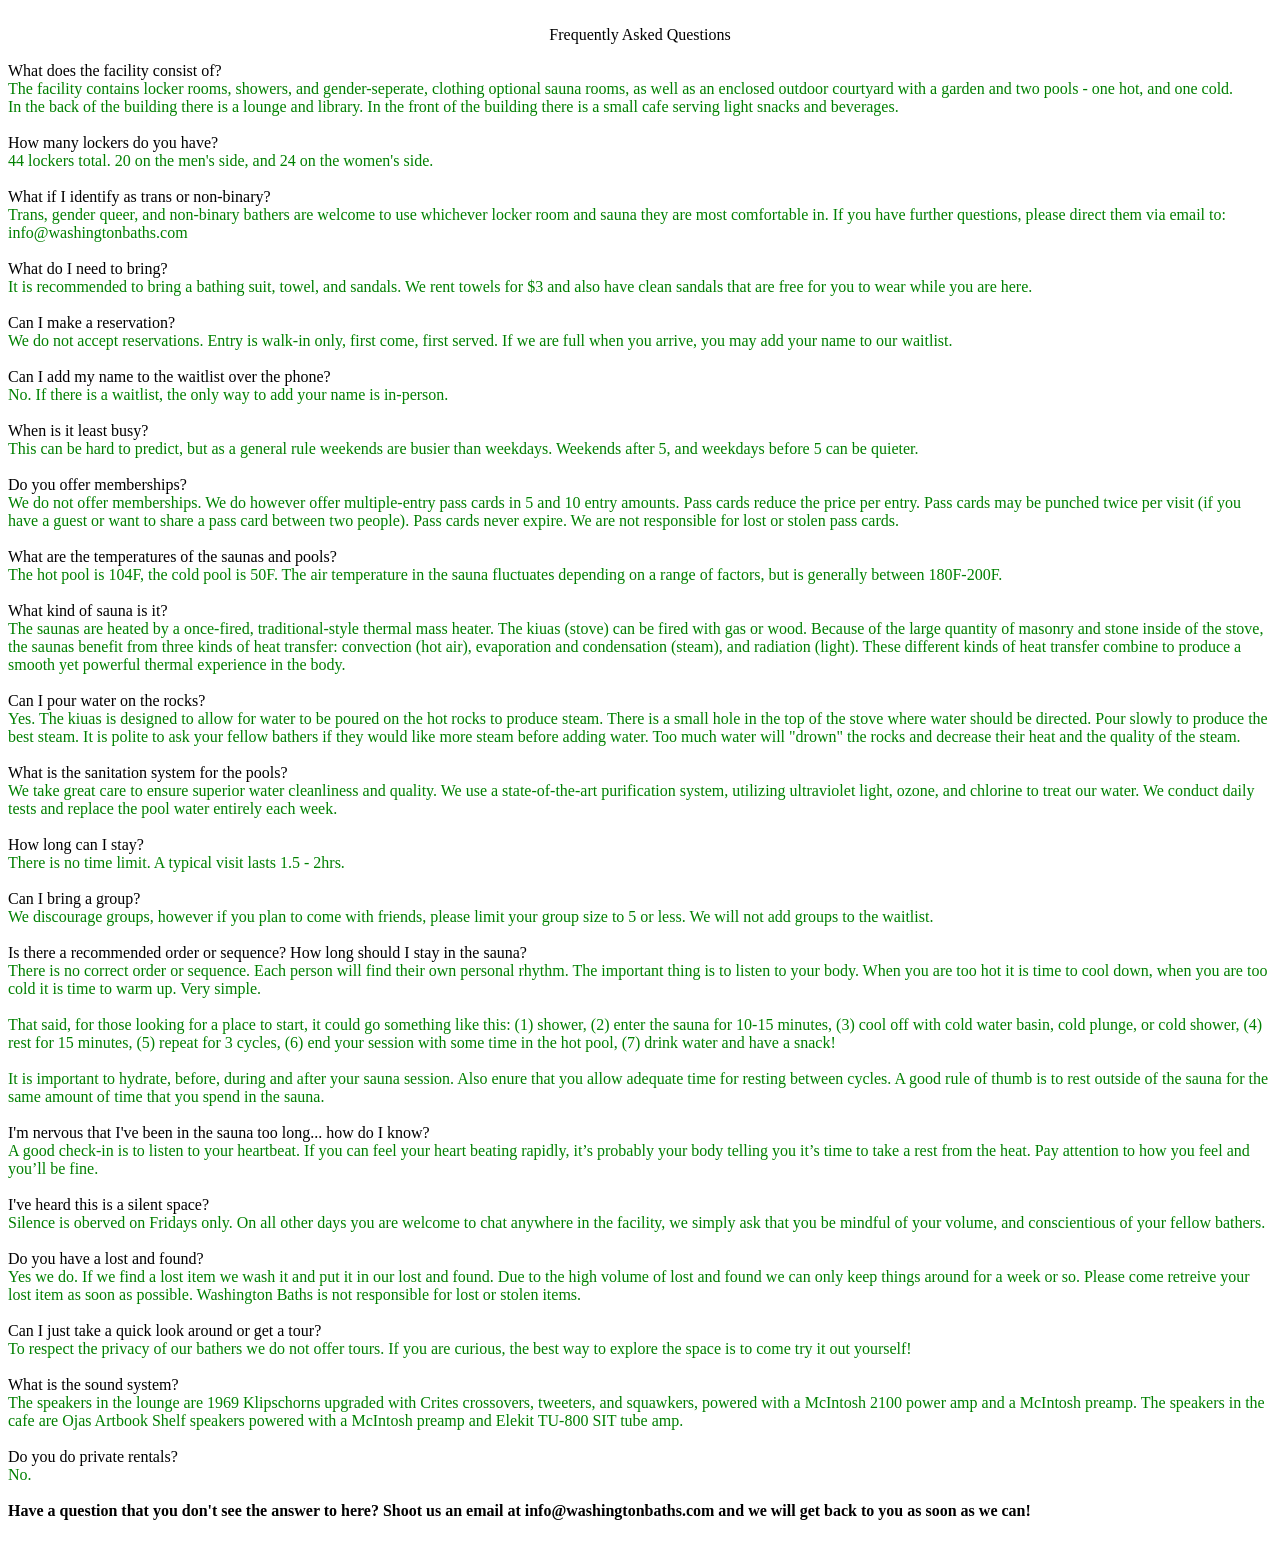
<file: faq.html>
<!DOCTYPE html>

<font color="">

<html>

<head>

<title>FAQ</title>

<link href="app.css" rel="stylesheet" />
</head>

<body><center>

<br>

  Frequently Asked Questions<br><br></center>



What does the facility consist of?<br>
<font color="green"> The facility contains locker rooms, showers, and gender-seperate, clothing optional sauna rooms, as well as an enclosed outdoor courtyard with a garden and two pools - one hot, and one cold. <br>
In the back of the building there is a lounge and library. In the front of the building there is a small cafe serving light snacks and beverages.</font color="green"><br><br>


How many lockers do you have?<br>
<font color="green"> 44 lockers total. 20 on the men's side, and 24 on the women's side.</font color="green"><br><br>

What if I identify as trans or non-binary?<br>
<font color="green">Trans, gender queer, and non-binary bathers are welcome to use whichever locker room and sauna they are most comfortable in. If you have further questions, please direct them via email to: info@washingtonbaths.com
</font color="green"><br><br>

What do I need to bring?<br>
<font color="green"> It is recommended to bring a bathing suit, towel, and sandals. We rent towels for $3 and also have clean sandals that are free for you to wear while you are here. </font color="green"><br><br>

Can I make a reservation?<br>
<font color="green"> We do not accept reservations. Entry is walk-in only, first come, first served. If we are full when you arrive, you may add your name to our waitlist.</font color="green"><br><br>

Can I add my name to the waitlist over the phone?<br>
<font color="green">No. If there is a waitlist, the only way to add your name is in-person.</font color="green"><br><br>

When is it least busy?<br>
<font color="green">This can be hard to predict, but as a general rule weekends are busier than weekdays. Weekends after 5, and weekdays before 5 can be quieter.</font color="green"><br><br>

Do you offer memberships?<br>
<font color="green"> We do not offer memberships. We do however offer multiple-entry pass cards in 5 and 10 entry amounts. Pass cards reduce the price per entry. Pass cards may be punched twice per visit (if you have a guest or want to share a pass card between two people). Pass cards never expire. We are not responsible for lost or stolen pass cards.</font color="green"><br><br>

What are the temperatures of the saunas and pools?<br>
<font color="green"> The hot pool is 104F, the cold pool is 50F. The air temperature in the sauna fluctuates depending on a range of factors, but is generally between 180F-200F. </font color="green"><br><br>

What kind of sauna is it?<br>
<font color="green"> The saunas are heated by a once-fired, traditional-style thermal mass heater. The kiuas (stove) can be fired with gas or wood. Because of the large quantity of masonry and stone inside of the stove, the saunas benefit from three kinds of heat transfer: convection (hot air), evaporation and condensation (steam), and radiation (light). These different kinds of heat transfer combine to produce a smooth yet powerful thermal experience in the body. </font color="green"><br><br>

Can I pour water on the rocks?<br>
<font color="green"> Yes. The kiuas is designed to allow for water to be poured on the hot rocks to produce steam. There is a small hole in the top of the stove where water should be directed. Pour slowly to produce the best steam. It is polite to ask your fellow bathers if they would like more steam before adding water. Too much water will "drown" the rocks and decrease their heat and the quality of the steam. </font color="green"><br><br>

What is the sanitation system for the pools?<br>
<font color="green">We take great care to ensure superior water cleanliness and quality. We use a state-of-the-art purification system, utilizing ultraviolet light, ozone, and chlorine to treat our water. We conduct daily tests and replace the pool water entirely each week. </font color="green"><br><br>

How long can I stay?<br>
<font color="green">There is no time limit. A typical visit lasts 1.5 - 2hrs.</font color="green"><br><br>

Can I bring a group?<br>
<font color="green">We discourage groups, however if you plan to come with friends, please limit your group size to 5 or less. We will not add groups to the waitlist.</font color="green"><br><br>

Is there a recommended order or sequence? How long should I stay in the sauna?<br>
<font color="green">There is no correct order or sequence. Each person will find their own personal rhythm. The important thing is to listen to your body. When you are too hot it is time to cool down, when you are too cold it is time to warm up. Very simple. <br><br>That said, for those looking for a place to start, it could go something like this: (1) shower, (2) enter the sauna for 10-15 minutes, (3) cool off with cold water basin, cold plunge, or cold shower, (4) rest for 15 minutes, (5) repeat for 3 cycles, (6) end your session with some time in the hot pool, (7) drink water and have a snack! <br><br>It is important to hydrate, before, during and after your sauna session. Also enure that you allow adequate time for resting between cycles. A good rule of thumb is to rest outside of the sauna for the same amount of time that you spend in the sauna.</font color="green"><br><br>

I'm nervous that I've been in the sauna too long... how do I know?<br>
<font color="green">A good check-in is to listen to your heartbeat. If you can feel your heart beating rapidly, it’s probably your body telling you it’s time to take a rest from the heat. Pay attention to how you feel and you’ll be fine.</font color="green"><br><br>

I've heard this is a silent space?<br>
<font color="green">Silence is oberved on Fridays only. On all other days you are welcome to chat anywhere in the facility, we simply ask that you be mindful of your volume, and conscientious of your fellow bathers. </font color="green"><br><br>

Do you have a lost and found?<br>
<font color="green">Yes we do. If we find a lost item we wash it and put it in our lost and found. Due to the high volume of lost and found we can only keep things around for a week or so. Please come retreive your lost item as soon as possible. Washington Baths is not responsible for lost or stolen items. </font color="green"><br><br>

Can I just take a quick look around or get a tour?<br>
<font color="green">To respect the privacy of our bathers we do not offer tours. If you are curious, the best way to explore the space is to come try it out yourself!</font color="green"><br><br>

What is the sound system?<br>
<font color="green">The speakers in the lounge are 1969 Klipschorns upgraded with Crites crossovers, tweeters, and squawkers, powered with a McIntosh 2100 power amp and a McIntosh preamp. The speakers in the cafe are Ojas Artbook Shelf speakers powered with a McIntosh preamp and Elekit TU-800 SIT tube amp. </font color="green"><br><br>

Do you do private rentals?<br>
<font color="green">No. </font color="green"><br><br>

<b>Have a question that you don't see the answer to here? Shoot us an email at info@washingtonbaths.com and we will get back to you as soon as we can!</b><br><br>
</file>
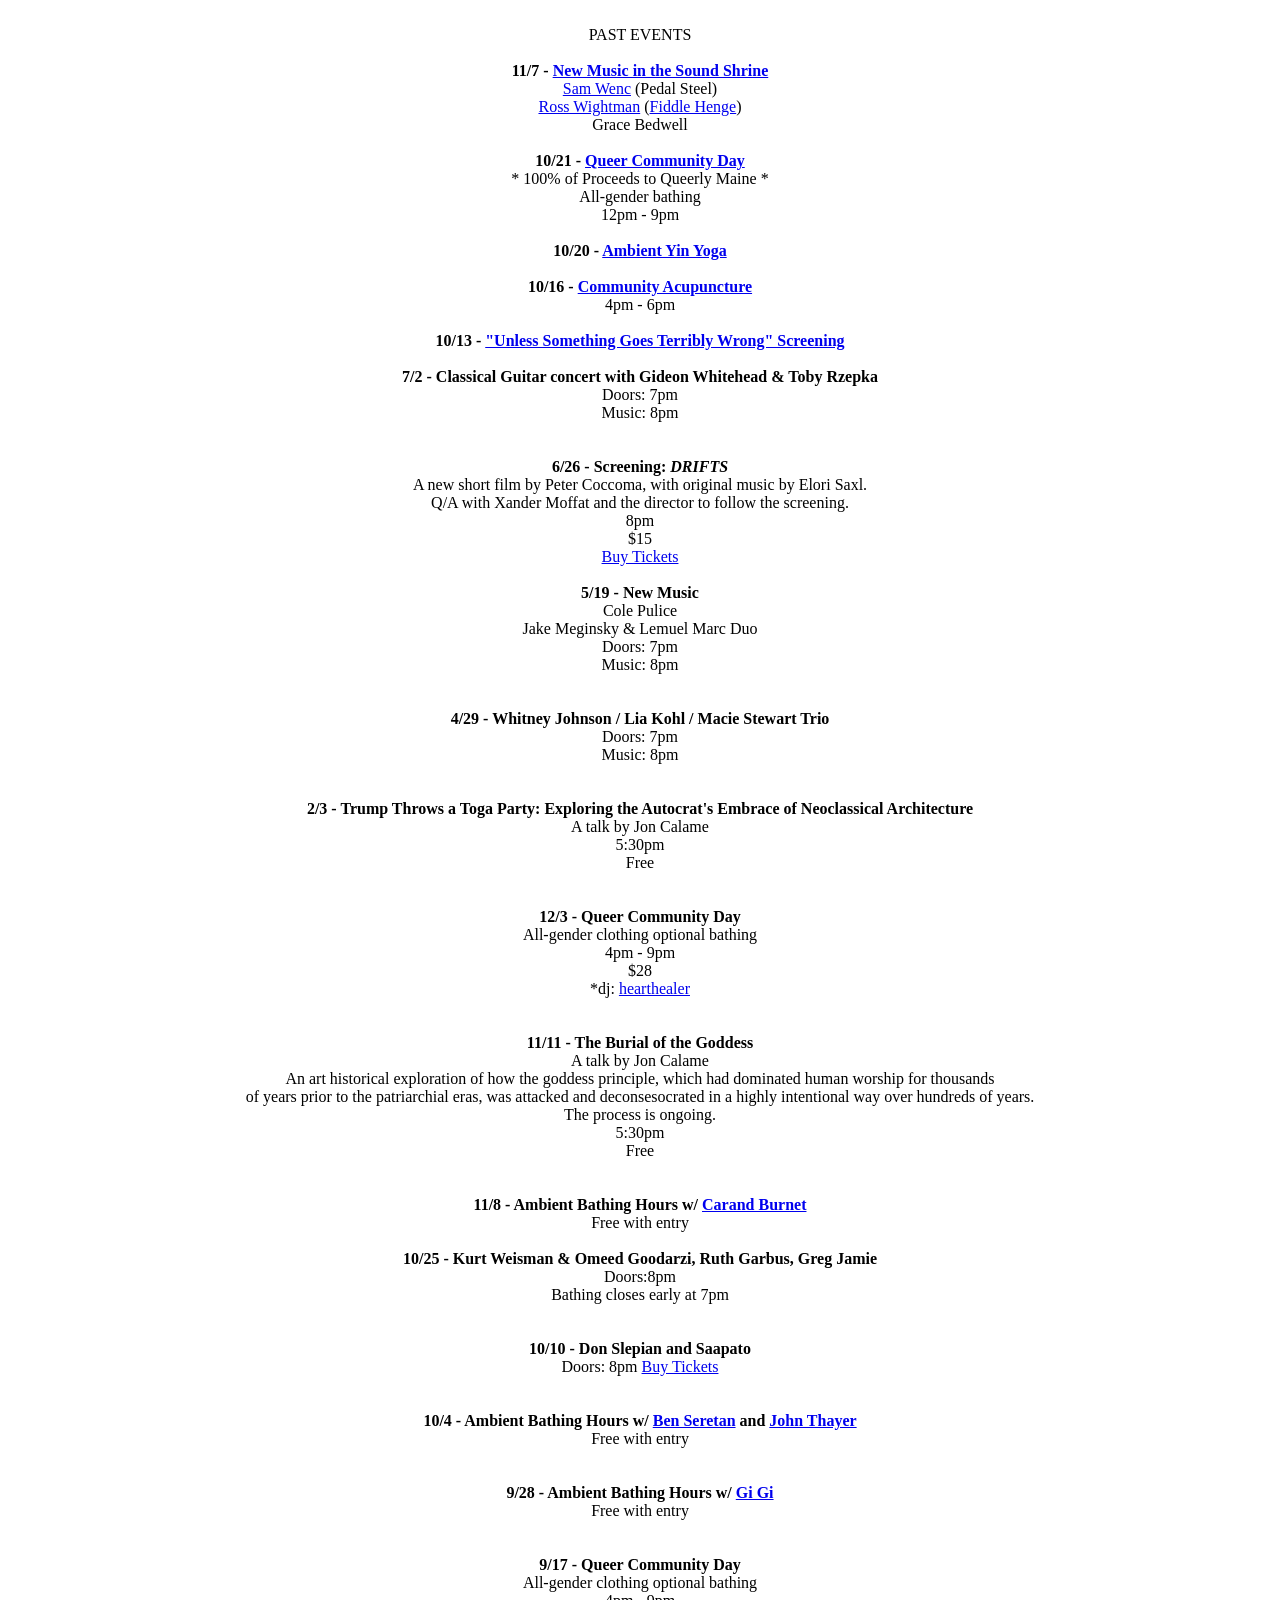
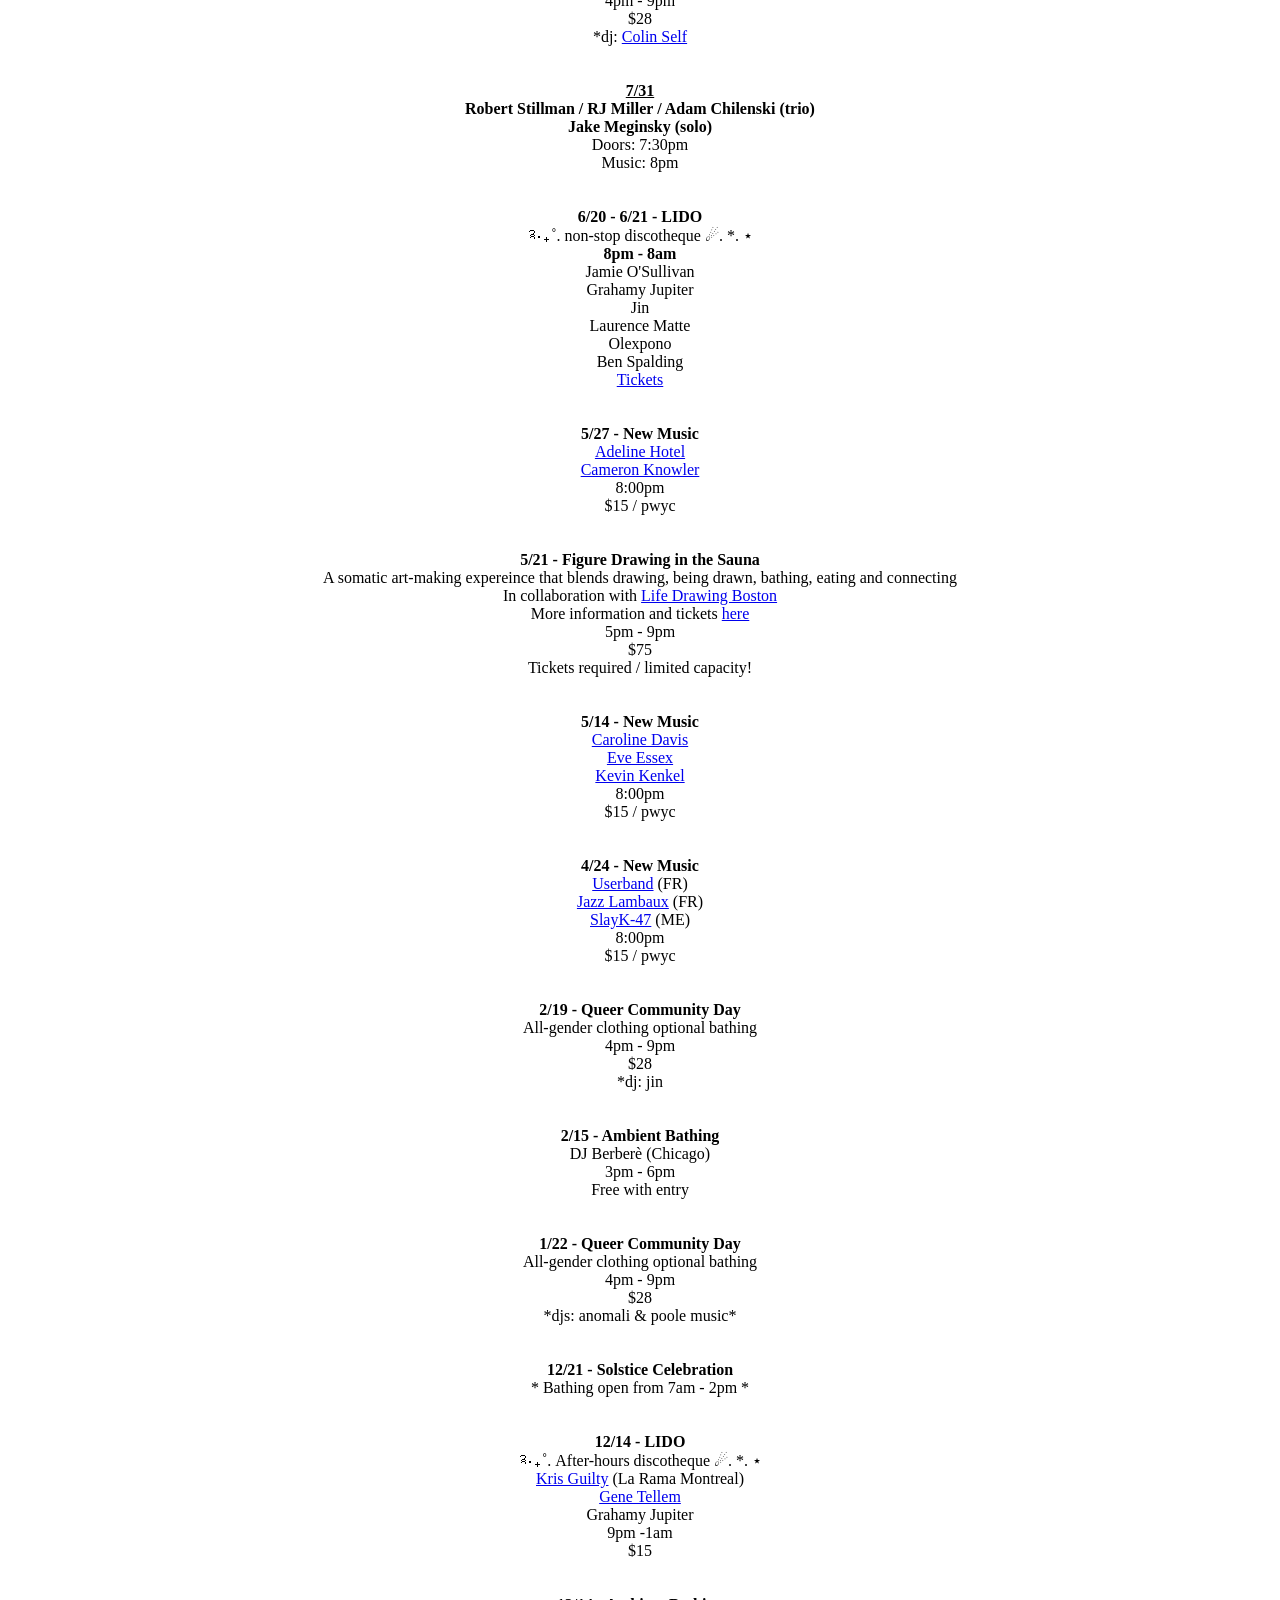
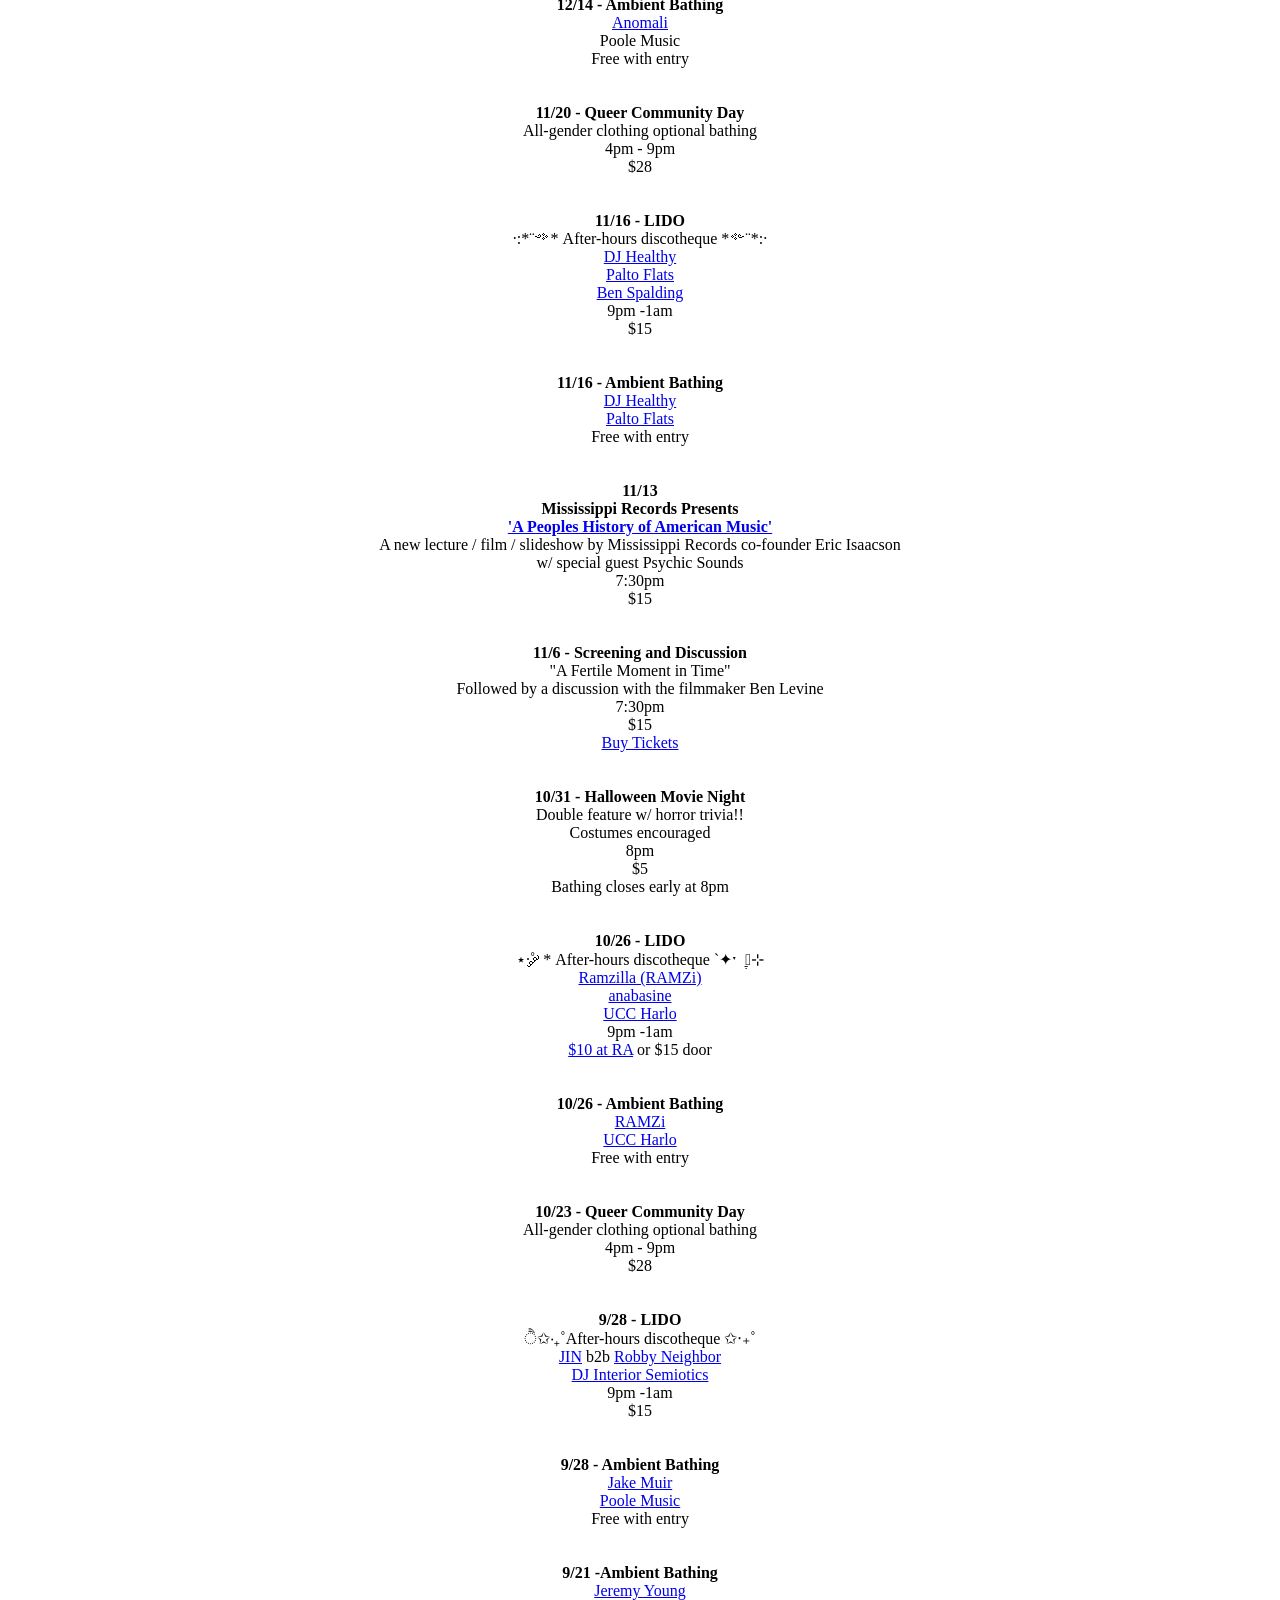
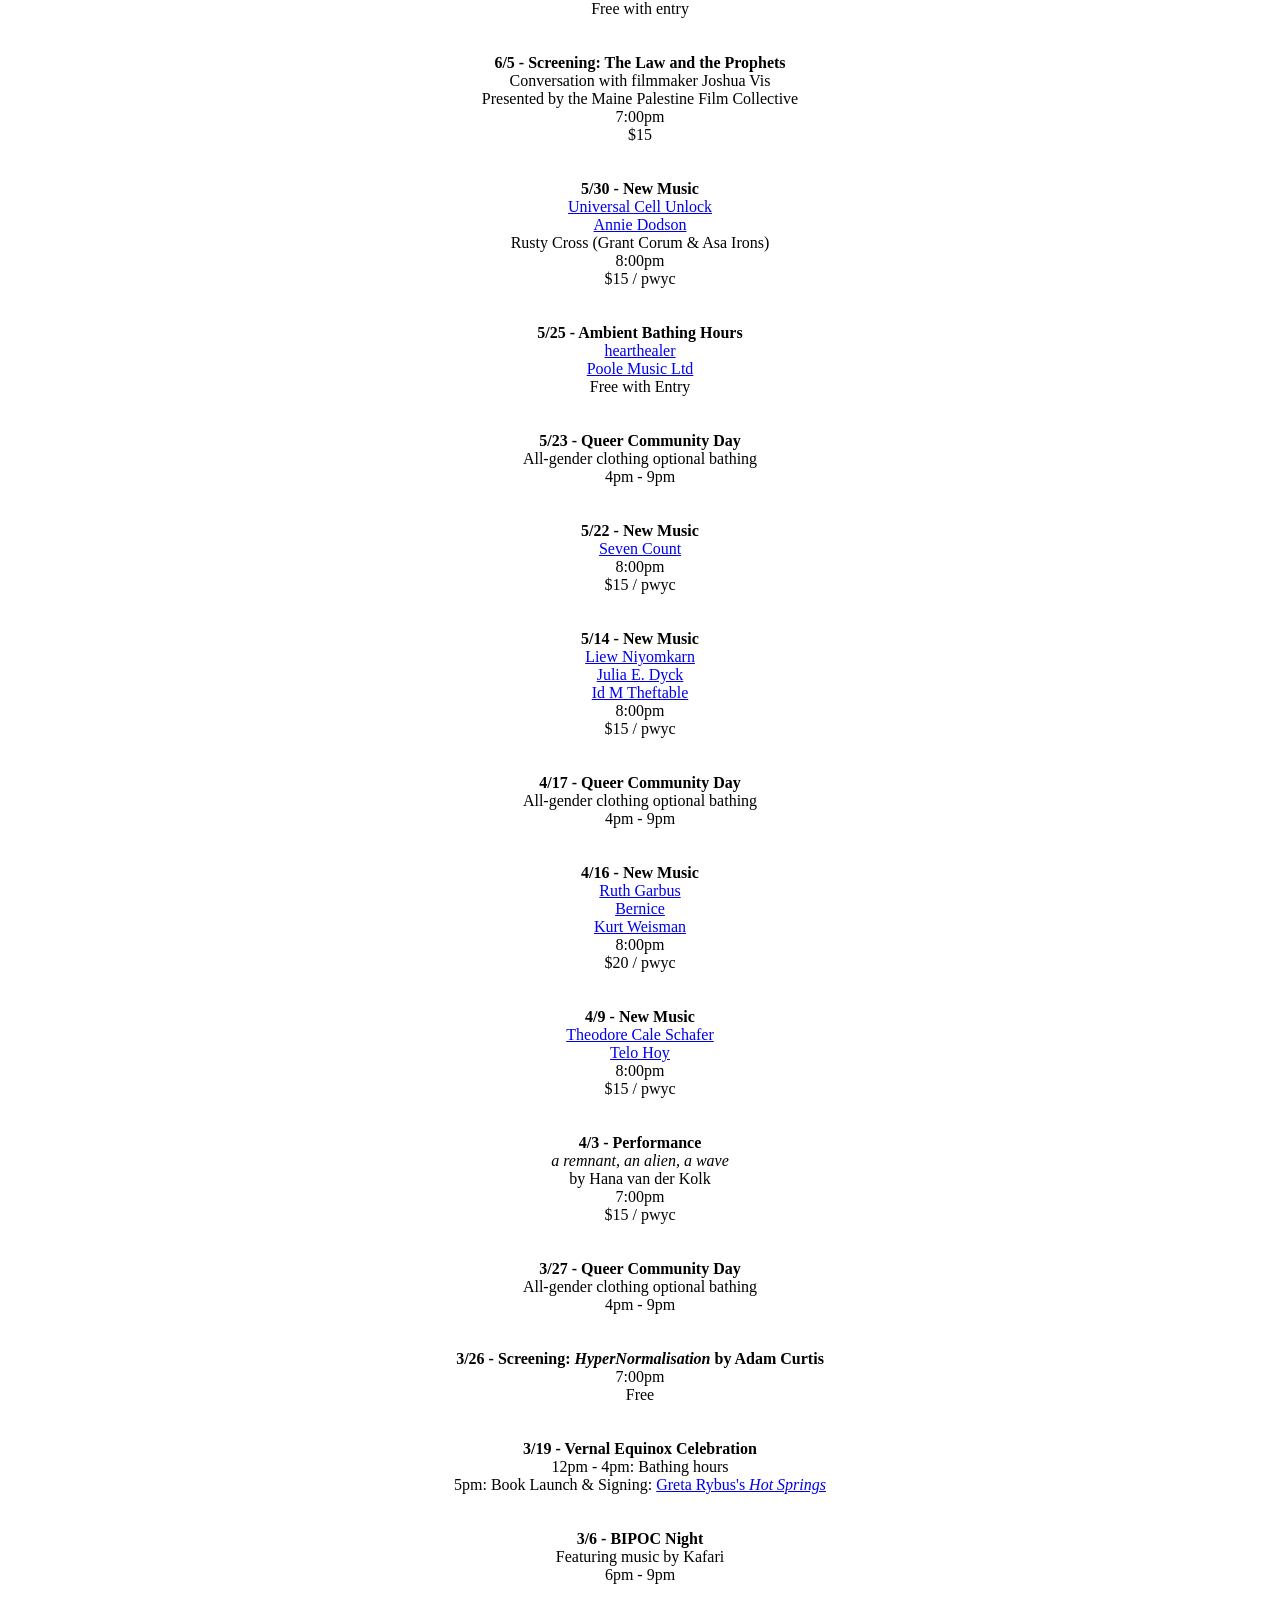
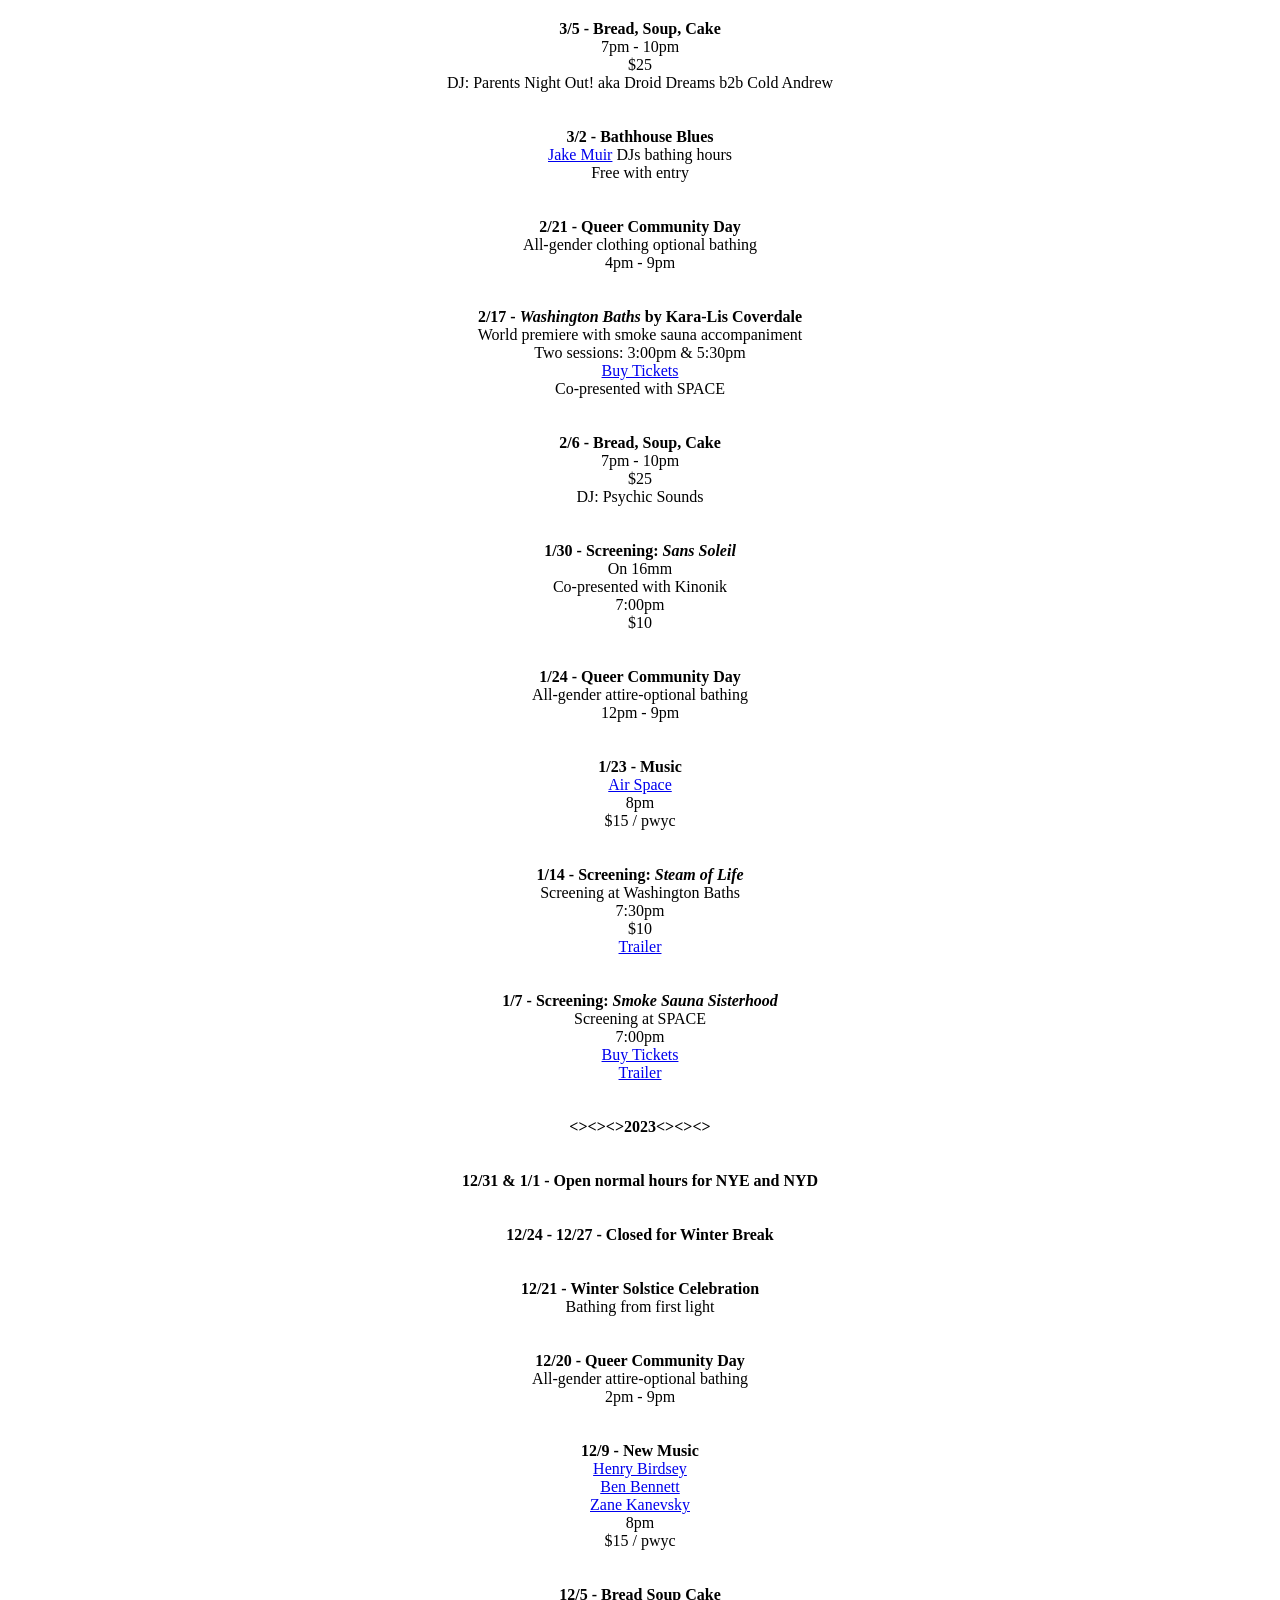
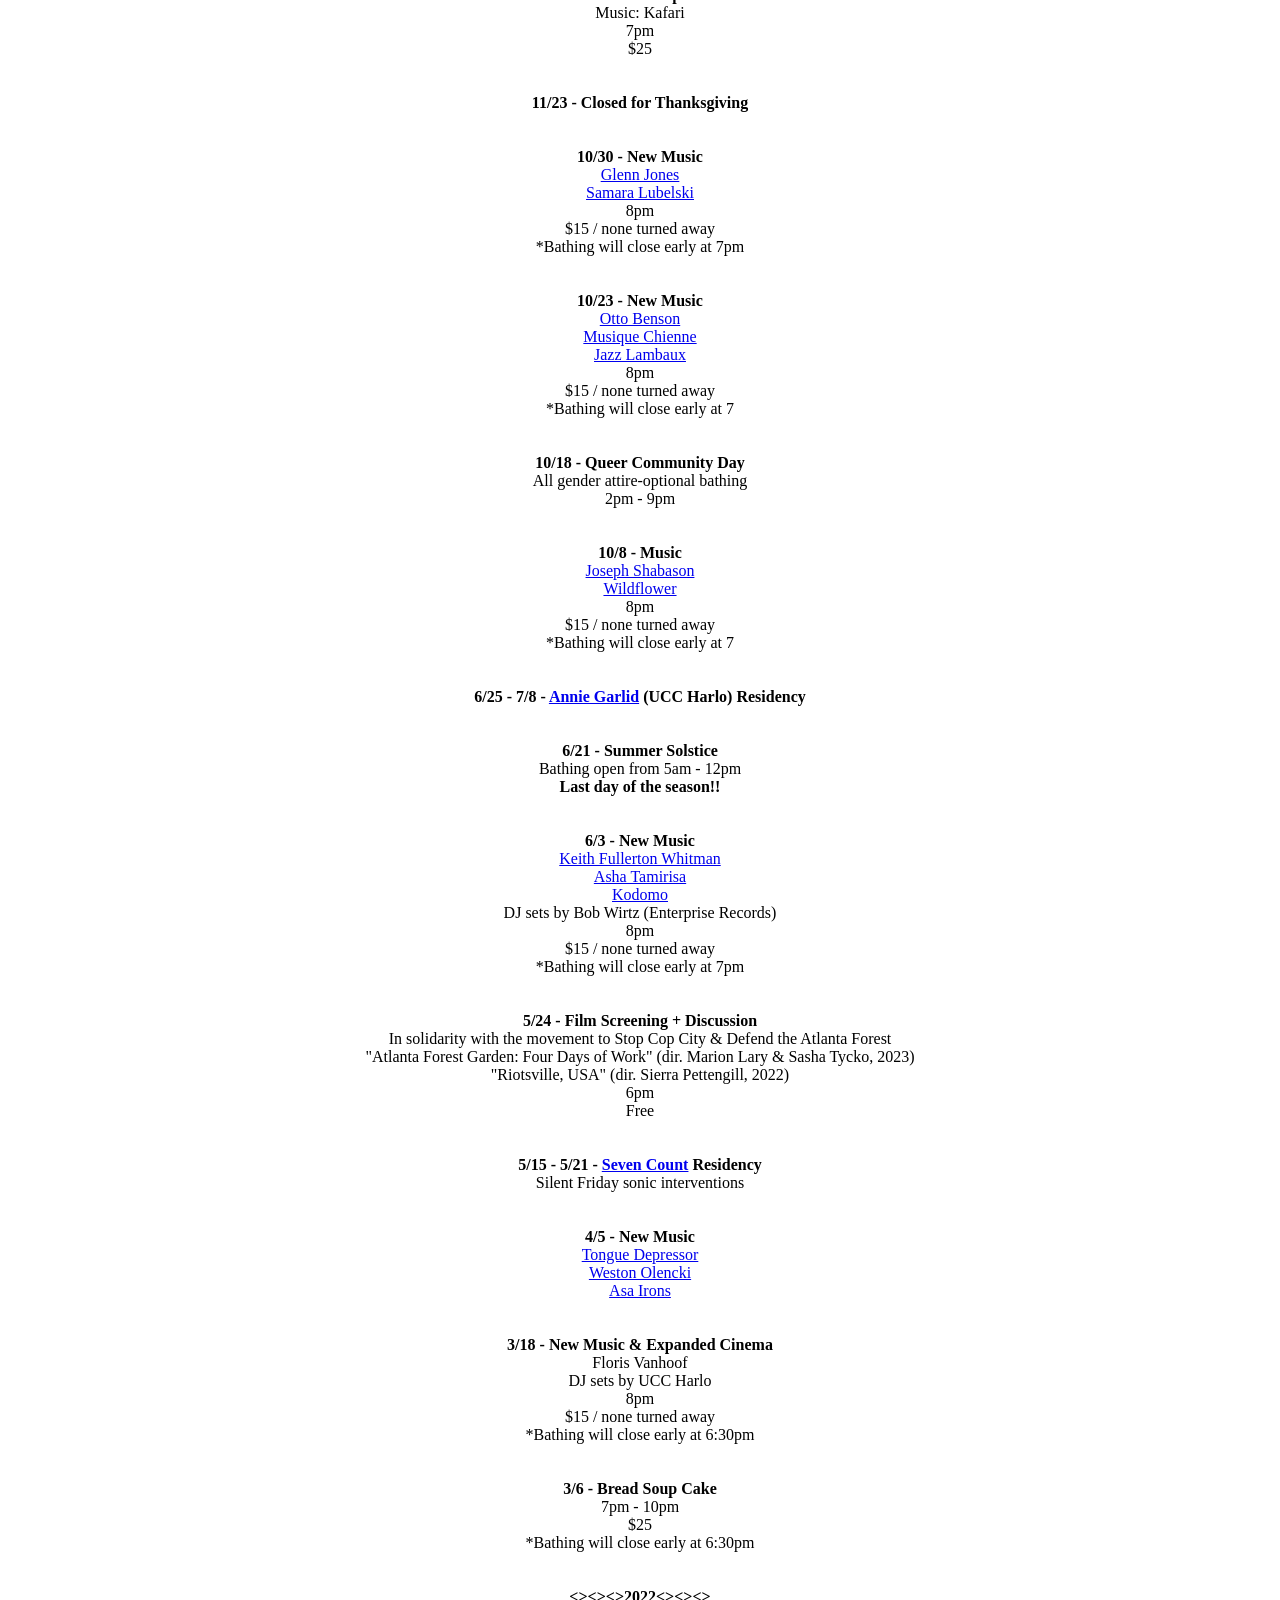
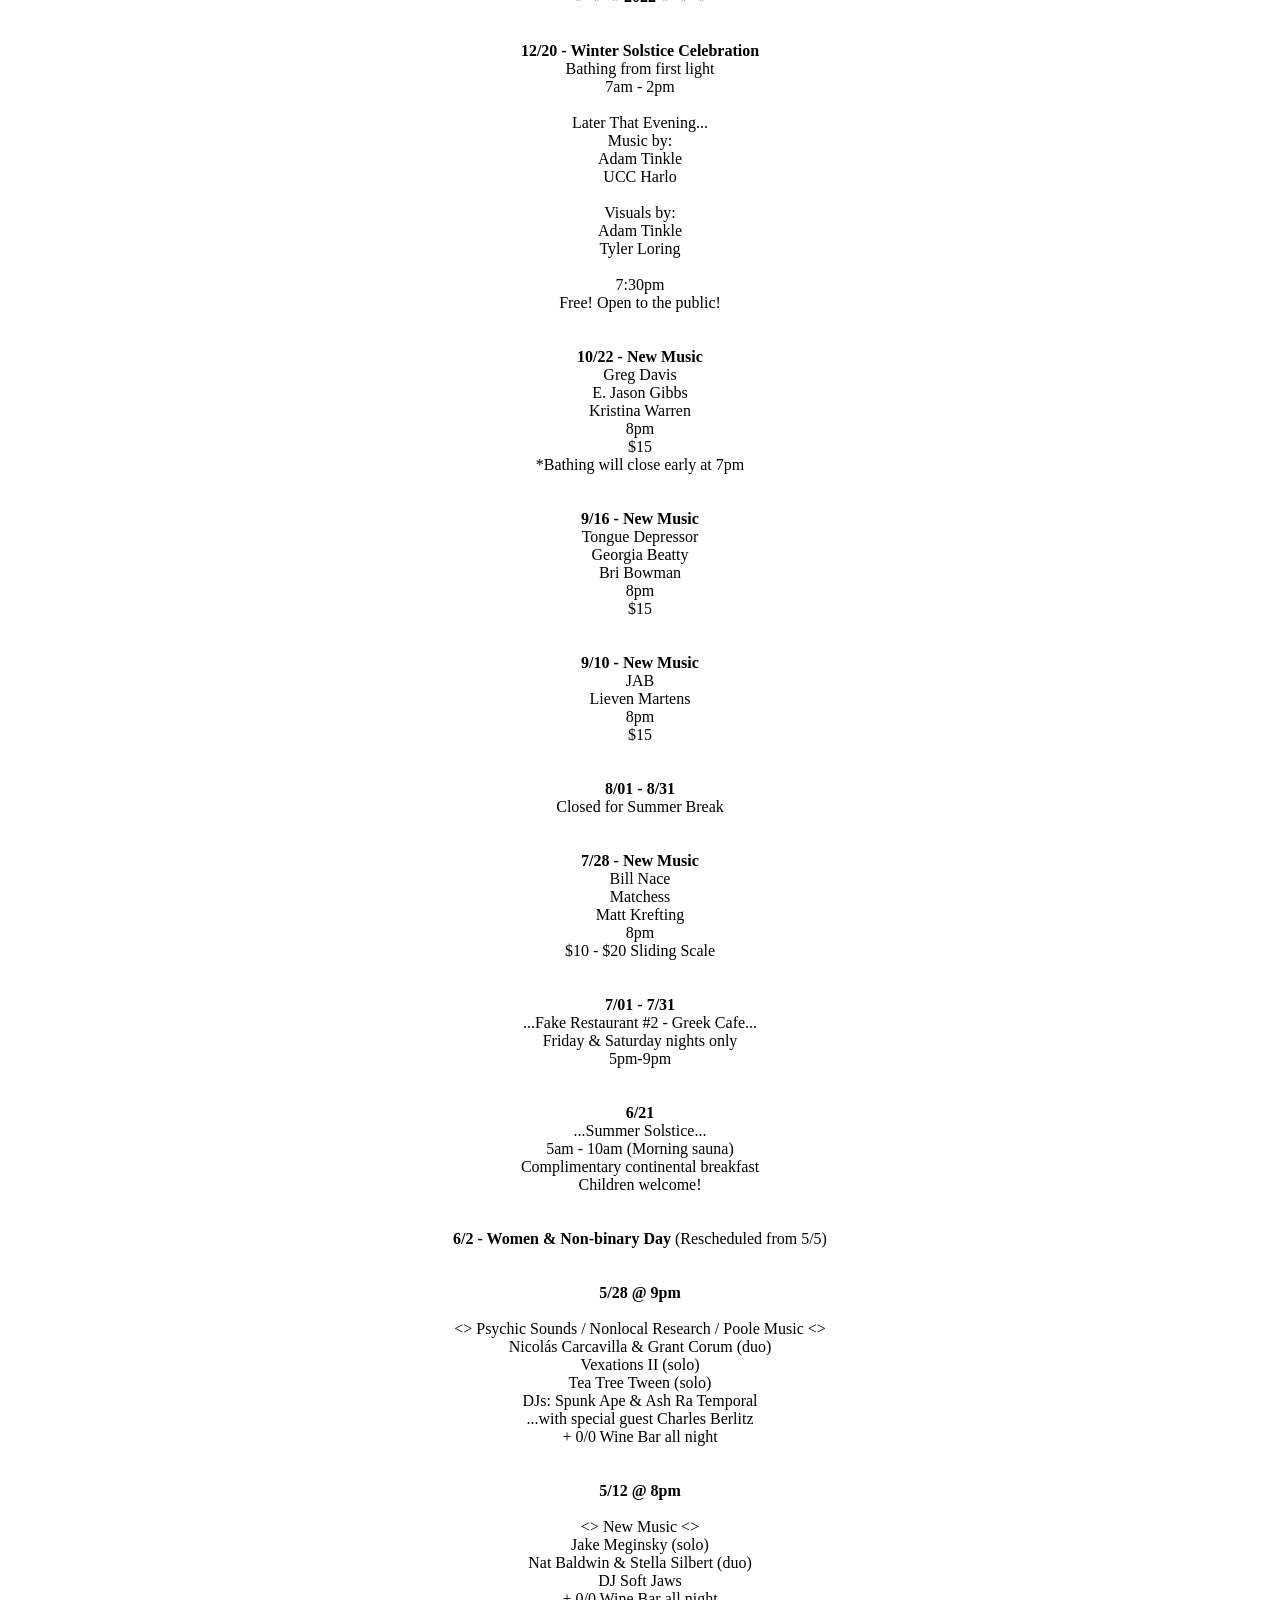
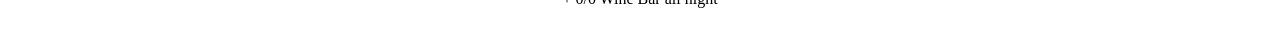
<file: pastevents.html>
<!DOCTYPE html>

<font color="">

<html>

<head>

<title>Washington Baths</title>

<link href="app.css" rel="stylesheet" />
</head>

<body><center>

<br>

PAST EVENTS<br><br>

<b>11/7 - <a href="/events/new-music-november-2026.html">New Music in the Sound Shrine</a></b><br>
<a href="https://samwenc.com/Discography-copy">Sam Wenc</a> (Pedal Steel)<br>
<a href="https://www.rosswightman.net/">Ross Wightman</a> (<a href="https://www.rosswightman.net/instrument-building">Fiddle Henge</a>)<br>
Grace Bedwell<br><br>

<b>10/21 - <a href="/events/queer-community-day-october-2026.html">Queer Community Day</a></b><br>
* 100% of Proceeds to Queerly Maine *<br>
All-gender bathing<br>
12pm - 9pm<br><br>

<b>10/20 - <a href="/events/ambient-yin-yoga-october-2026.html">Ambient Yin Yoga</a></b><br><br>

<b>10/16 - <a href="/events/community-acupuncture-2026.html">Community Acupuncture</a></b><br>
4pm - 6pm<br><br>

<b>10/13 - <a href="/events/unless-screening.html">&quot;Unless Something Goes Terribly Wrong&quot; Screening</a></b><br><br>

  
<b>7/2 - Classical Guitar concert with Gideon Whitehead & Toby Rzepka</b><br>
Doors: 7pm<br>
Music: 8pm<br><br><br>

<b>6/26 - Screening: <i>DRIFTS</i></b><br>
A new short film by Peter Coccoma, with original music by Elori Saxl.<br>
Q/A with Xander Moffat and the director to follow the screening.<br>
8pm<br>
$15<br>
<a href="https://www.eventbrite.com/e/drifts-tickets-1990912989345?aff=oddtdtcreator">Buy Tickets</a>
<br><br>  

<b>5/19 - New Music</b><br>
Cole Pulice<br>
Jake Meginsky & Lemuel Marc Duo<br>
Doors: 7pm<br>
Music: 8pm<br><br><br>

<b>4/29 - Whitney Johnson / Lia Kohl / Macie Stewart Trio</b><br>
Doors: 7pm<br>
Music: 8pm<br><br><br>  

<b>2/3 - Trump Throws a Toga Party: Exploring the Autocrat's Embrace of Neoclassical Architecture</b><br>
A talk by Jon Calame<br>
5:30pm<br>
Free<br><br><br>
  
<b>12/3 - Queer Community Day</b><br>
All-gender clothing optional bathing<br>
4pm - 9pm<br>
$28<br>
*dj: <a href="https://www.instagram.com/heartheal3r">hearthealer</a><br><br><br>

<b>11/11 - The Burial of the Goddess</b><br>
A talk by Jon Calame<br>
An art historical exploration of how the goddess principle, which had dominated human worship for thousands<br>
of years prior to the patriarchial eras, was attacked and deconsesocrated in a highly intentional way over hundreds of years.<br>
The process is ongoing.<br>
5:30pm<br>
Free<br><br><br>
  
<b>11/8 - Ambient Bathing Hours w/ <a href="https://www.carandburnet.com/">Carand Burnet</a></b><br>
Free with entry<br><br>
  
<b>10/25 - Kurt Weisman & Omeed Goodarzi, Ruth Garbus, Greg Jamie</b><br>
Doors:8pm<br>
Bathing closes early at 7pm<br><br><br>

<b>10/10 - Don Slepian and Saapato</b><br>
Doors: 8pm
<a href="https://www.eventbrite.com/e/don-slepian-and-saapato-tickets-1470883806059?aff=oddtdtcreator">Buy Tickets</a><br><br><br>

<b>10/4 - Ambient Bathing Hours w/ <a href="https://benseretan.bandcamp.com/music">Ben Seretan</a> and <a href="https://johnthayermusic.bandcamp.com/">John Thayer</a></b><br>
Free with entry<br><br><br>

<b>9/28 - Ambient Bathing Hours w/ <a href="https://gi-gi.bandcamp.com/">Gi Gi</a></b><br>
Free with entry<br><br><br>  

<b>9/17 - Queer Community Day</b><br>
All-gender clothing optional bathing<br>
4pm - 9pm<br>
$28<br>
*dj: <a href="https://colin-self.com/">Colin Self<a/><br><br><br>
  
<b><u>7/31</u><br>
Robert Stillman / RJ Miller / Adam Chilenski (trio)<br>
Jake Meginsky (solo)</b><br>
Doors: 7:30pm<br>
Music: 8pm<br><br><br>

<b>6/20 - 6/21 - LIDO </b><br>
༉‧₊˚. non-stop discotheque ☄. *. ⋆<br>
<b>8pm - 8am</b><br>
Jamie O'Sullivan<br>
Grahamy Jupiter<br>
Jin<br>
Laurence Matte<br>
Olexpono<br>
Ben Spalding<br>
<a href="https://ra.co/events/2187353">Tickets</a><br><br><br>

<b>5/27 - New Music</b><br>
<a href="https://adelinehotel.bandcamp.com/album/whodunnit">Adeline Hotel</a><br>
<a href="https://www.cameronknowler.com">Cameron Knowler</a><br>
8:00pm<br>
$15 / pwyc<br><br><br>  

<b>5/21 - Figure Drawing in the Sauna</b><br>
A somatic art-making expereince that blends drawing, being drawn, bathing, eating and connecting<br>
In collaboration with <a href="https://www.lifedrawingboston.com">Life Drawing Boston</a><br>
More information and tickets <a href="https://www.lifedrawingboston.com/events/p/drawing-in-the-sauna">here</a><br>
5pm - 9pm<br>
$75<br>
Tickets required / limited capacity!<br><br><br>  

<b>5/14 - New Music</b><br>
<a href="https://www.carolinedavis.org/home-1">Caroline Davis</a><br>
<a href="https://www.eveessex.com">Eve Essex</a><br>
<a href="https://kevinkenkel.info">Kevin Kenkel</a><br>
8:00pm<br>
$15 / pwyc<br><br><br> 

<b>4/24 - New Music</b><br>
<a href="https://chruesimuesi-records.bandcamp.com/album/looking-for-a-band">Userband</a> (FR)<br>
<a href="https://jazzlambaux.bandcamp.com">Jazz Lambaux</a> (FR)<br>
<a href="https://soundcloud.com/bubblegumtrap">SlayK-47</a> (ME)<br>
8:00pm<br>
$15 / pwyc<br><br><br>  

<b>2/19 - Queer Community Day</b><br>
All-gender clothing optional bathing<br>
4pm - 9pm<br>
$28<br>
*dj: jin<br><br><br>
  
<b>2/15 - Ambient Bathing</b><br>
DJ Berberè (Chicago)<br>
3pm - 6pm<br>
Free with entry<br><br><br>

<b>1/22 - Queer Community Day</b><br>
All-gender clothing optional bathing<br>
4pm - 9pm<br>
$28<br>
*djs: anomali & poole music*<br><br><br>  

<b>12/21 - Solstice Celebration</b><br>
* Bathing open from 7am - 2pm *<br><br><br>

<b>12/14 - LIDO </b><br>
༉‧₊˚. After-hours discotheque ☄. *. ⋆<br>
<a href="https://soundcloud.com/kris-guilty">Kris Guilty</a> (La Rama Montreal)<br>
<a href="https://ra.co/dj/genetellem">Gene Tellem</a><br>
Grahamy Jupiter<br>
9pm -1am<br>
$15<br><br><br>
  
<b>12/14 - Ambient Bathing</b><br>
<a href="https://soundcloud.com/anomaliahna">Anomali</a> <br>
Poole Music</a> <br>
Free with entry<br><br><br>
  
<b>11/20 - Queer Community Day</b><br>
All-gender clothing optional bathing<br>
4pm - 9pm<br>
$28<br><br><br>
  
<b>11/16 - LIDO </b><br>
·:*¨༺* After-hours discotheque *༻¨*:·<br>
<a href="https://soundcloud.com/dj-healthyy">DJ Healthy</a><br>
<a href="https://soundcloud.com/paltoflats">Palto Flats</a> <br>
<a href="https://soundcloud.com/djbenspalding">Ben Spalding</a><br>
9pm -1am<br>
$15<br><br><br>  

<b>11/16 - Ambient Bathing</b><br>
<a href="https://soundcloud.com/dj-healthyy">DJ Healthy</a> <br>
<a href="https://soundcloud.com/paltoflats">Palto Flats</a> <br>
Free with entry<br><br><br>  

<b>11/13<br>
Mississippi Records Presents<br>
<a href="https://youtu.be/pK0JHWGjGAQ?si=zYPBvw-rTzh0DQmL">'A Peoples History of American Music'</a></b><br>
A new lecture / film / slideshow by Mississippi Records co-founder Eric Isaacson<br> 
w/ special guest Psychic Sounds<br>
7:30pm<br>
$15<br><br><br> 

  <b>11/6 - Screening and Discussion</b><br>
"A Fertile Moment in Time"<br>
Followed by a discussion with the filmmaker Ben Levine<br>
7:30pm<br>
$15<br>
<a href="https://www.eventbrite.com/e/a-fertile-moment-in-time-tickets-1072163633289?aff=oddtdtcreator">Buy Tickets</a></b><br><br><br>

<b>10/31 - Halloween Movie Night</b><br>
Double feature w/ horror trivia!!<br>
Costumes encouraged<br>
8pm<br>
$5<br>
<b></b>Bathing closes early at 8pm</b><br><br><br>
  
<b>10/26 - LIDO </b><br>
⋆·˚ ༘ * After-hours discotheque `✦ˑ ִֶ 𓂃⊹<br>
<a href="https://ra.co/dj/ramzi">Ramzilla (RAMZi)</a><br>
<a href="https://soundcloud.com/anabasine">anabasine</a> <br>
<a href="https://anniegarlid.space/bio">UCC Harlo</a><br>
9pm -1am<br>
<a href="https://ra.co/events/2018979">$10 at RA</a> or $15 door<br><br><br>  

<b>10/26 - Ambient Bathing</b><br>
<a href="https://ramzi1.bandcamp.com">RAMZi</a> <br>
<a href="https://anniegarlid.space/ucc-harlo">UCC Harlo</a> <br>
Free with entry<br><br><br>
  
<b>10/23 - Queer Community Day</b><br>
All-gender clothing optional bathing<br>
4pm - 9pm<br>
$28<br><br><br>
  
<b>9/28 - LIDO </b><br>
ੈ✩‧₊˚After-hours discotheque ✩‧₊˚<br>
<a href="https://soundcloud.com/user-281220403">JIN</a> b2b <a href="https://soundcloud.com/leeharveyroswell">Robby Neighbor</a><br>
<a href="https://soundcloud.com/interiorsemiotics">DJ Interior Semiotics</a><br>
9pm -1am<br>
$15<br><br><br>

<b>9/28 - Ambient Bathing</b><br>
<a href="https://www.jakemuir.org">Jake Muir</a><br>
<a href="https://poolemusic.bandcamp.com">Poole Music</a><br>
Free with entry<br><br><br>

<b>9/21 -Ambient Bathing </b><br>
<a href="https://cargocollective.com/jeremyyoung">Jeremy Young</a><br>
Free with entry<br><br><br>

<b>6/5 - Screening: The Law and the Prophets</b><br>
Conversation with filmmaker Joshua Vis<br>
Presented by the Maine Palestine Film Collective<br>
7:00pm<br>
$15<br><br><br>  

<b>5/30 - New Music</b><br>
<a href="https://psychicsounds.bandcamp.com/album/quasimodo-the-street-sweeper">Universal Cell Unlock</a><br>
<a href="https://www.anniedodson.com">Annie Dodson</a><br>
Rusty Cross (Grant Corum & Asa Irons)<br>
8:00pm<br>
$15 / pwyc<br><br><br>
  
<b>5/25 - Ambient Bathing Hours</b><br>
<a href="https://www.instagram.com/heartheal3r/">hearthealer</a><br>
<a href="https://www.instagram.com/poole.music/?hl=en/">Poole Music Ltd</a><br>
Free with Entry<br><br><br>
  
  <b>5/23 - Queer Community Day</b><br>
All-gender clothing optional bathing<br>
4pm - 9pm<br><br><br>
  
  <b>5/22 - New Music</b><br>
<a href="https://sevencount.net">Seven Count</a><br>
8:00pm<br>
$15 / pwyc<br><br><br> 

<b>5/14 - New Music</b><br>
<a href="https://liewniyomkarn.com">Liew Niyomkarn</a><br>
<a href="https://www.juliaedyck.com/performance">Julia E. Dyck</a><br>
<a href="http://www.kraag.org">Id M Theftable</a><br>
8:00pm<br>
$15 / pwyc<br><br><br>  

<b>4/17 - Queer Community Day</b><br>
All-gender clothing optional bathing<br>
4pm - 9pm<br><br><br>  

<b>4/16 - New Music</b><br>
<a href="https://ruthgarbus.bandcamp.com">Ruth Garbus</a><br>
<a href="https://bernice.bandcamp.com/music">Bernice</a><br>
<a href="https://kurtweisman.bandcamp.com/album/be-nice-to-your-song">Kurt Weisman</a><br>
8:00pm<br>
$20 / pwyc<br><br><br>
  
<b>4/9 - New Music</b><br>
<a href="https://theodoreschafer.bandcamp.com">Theodore Cale Schafer</a><br>
<a href="https://telohoy.bandcamp.com/album/rubber-wing">Telo Hoy</a><br>
8:00pm<br>
$15 / pwyc<br><br><br>  

<b>4/3 - Performance</b><br>
<i>a remnant, an alien, a wave</i><br>
by Hana van der Kolk<br>
7:00pm<br>
$15 / pwyc<br><br><br>

<b>3/27 - Queer Community Day</b><br>
All-gender clothing optional bathing<br>
4pm - 9pm<br><br><br>

<b>3/26 - Screening: <i>HyperNormalisation</i> by Adam Curtis</b><br>
7:00pm<br>
Free<br><br><br>  

<b>3/19 - Vernal Equinox Celebration</b><br>
12pm - 4pm: Bathing hours<br>
5pm: Book Launch & Signing: <a href="https://www.gretarybus.com/hotsprings">Greta Rybus's <i> Hot Springs</i></a> 
<br><br><br>  

<b>3/6 - BIPOC Night</b><br>
Featuring music by Kafari<br>
6pm - 9pm<br><br><br>
  
<b>3/5 - Bread, Soup, Cake</b><br>
7pm - 10pm<br>
$25<br>
DJ: Parents Night Out! aka Droid Dreams b2b Cold Andrew<br><br><br>

<b>3/2 - Bathhouse Blues</b><br>
<a href="https://www.jakemuir.org">Jake Muir</a> DJs bathing hours <br>
Free with entry<br><br><br>
  
  <b>2/21 - Queer Community Day</b><br>
All-gender clothing optional bathing<br>
4pm - 9pm<br><br><br>

  <b> 2/17 - <i>Washington Baths</i> by Kara-Lis Coverdale</b><br>
World premiere with smoke sauna accompaniment <br>
Two sessions: 3:00pm & 5:30pm<br>
<a href="https://www.eventbrite.com/e/811287190827?aff=oddtdtcreator">Buy Tickets</a><br>
Co-presented with SPACE<br><br><br>

  <b> 2/6 - Bread, Soup, Cake</b><br>
7pm - 10pm<br>
$25<br>
DJ: Psychic Sounds<br><br><br>

  <b> 1/30 - Screening: <i>Sans Soleil</i></b><br> 
On 16mm<br>
Co-presented with Kinonik<br>
7:00pm<br>
$10<br><br><br>

<b>1/24 - Queer Community Day</b><br>
All-gender attire-optional bathing<br>
12pm - 9pm<br><br><br>  

<b> 1/23 - Music</b><br> 
<a href="https://www.youtube.com/watch?v=k-gNdZkp6k0">Air Space</a><br>
8pm<br>
$15 / pwyc<br><br><br>
  
<b> 1/14 - Screening: <i>Steam of Life</i></b><br>
Screening at Washington Baths<br>
7:30pm<br>
$10<br>
<a href="https://www.youtube.com/watch?v=j9SipMwaK68">Trailer</a><br><br><br>
  
  <b> 1/7 - Screening: <i>Smoke Sauna Sisterhood</i></b><br>
Screening at SPACE<br>
7:00pm<br>
<a href="https://space538.org/event/smoke-sauna-sisterhood/">Buy Tickets</a><br>
<a href="https://www.youtube.com/watch?v=151jc_oYSdc">Trailer</a><br><br><br>

  <b><><><>2023<><><></b><br><br><br>

<b> 12/31 & 1/1 - Open normal hours for NYE and NYD</b><br><br><br>

<b>12/24 - 12/27 - Closed for Winter Break</b><br><br><br>

<b>12/21 - Winter Solstice Celebration</b><br>
Bathing from first light<br><br><br> 

<b>12/20 - Queer Community Day</b><br>
All-gender attire-optional bathing<br>
2pm - 9pm<br><br><br>
  
<b>12/9 - New Music</b><br>
<a href="https://henrybirdsey.com">Henry Birdsey</a><br>
<a href="https://milmin.bandcamp.com">Ben Bennett</a><br>
<a href="https://www.youtube.com/watch?v=i1oZ1FUGTw0">Zane Kanevsky</a><br>
8pm<br>
$15 / pwyc<br><br><br>

<b>12/5 - Bread Soup Cake</b><br>
Music: Kafari<br>
7pm<br>
$25<br><br><br>

<b>11/23 - Closed for Thanksgiving</b><br><br><br>

<b>10/30 - New Music </b><br>
<a href="https://thrilljockey.com/artists/glenn-jones">Glenn Jones</a><br>
<a href="https://samaralubelski.com">Samara Lubelski</a><br>
8pm<br>
$15 / none turned away<br>
*Bathing will close early at 7pm<br><br><br>

<b>10/23 - New Music</b><br>
<a href="https://otto-b.info">Otto Benson</a><br>
<a href="https://musiquechienne.bandcamp.com">Musique Chienne</a><br>
<a href="https://jazzlambaux.bandcamp.com">Jazz Lambaux</a><br>
8pm<br>
$15 / none turned away<br>
*Bathing will close early at 7<br><br><br>

<b>10/18 - Queer Community Day</b><br>
All gender attire-optional bathing<br>
2pm - 9pm<br><br><br>

<b>10/8 - Music</b><br>
<a href="https://josephshabason.com">Joseph Shabason</a><br>
<a href="https://wildflowerforever.bandcamp.com/album/new-wildflower-album-pre-order">Wildflower</a><br>
8pm<br>
$15 / none turned away<br>
*Bathing will close early at 7<br><br><br>

<b>6/25 - 7/8 - <a href="https://anniegarlid.space">Annie Garlid</a> (UCC Harlo) Residency</b><br><br><br>

<b>6/21 - Summer Solstice</b><br>
Bathing open from 5am - 12pm<br>
<b>Last day of the season!!</b><br><br><br>

<b>6/3 - New Music </b><br>
<a href="https://keithfullertonwhitman.com">Keith Fullerton Whitman</a><br>
<a href="https://ashatamirisa.net">Asha Tamirisa</a><br>
<a href="https://kodomo.bandcamp.com">Kodomo</a><br>
DJ sets by Bob Wirtz (Enterprise Records)<br>
8pm<br>
$15 / none turned away<br>
*Bathing will close early at 7pm<br><br><br>

<b>5/24 - Film Screening + Discussion</b><br>
In solidarity with the movement to Stop Cop City & Defend the Atlanta Forest<br>
"Atlanta Forest Garden: Four Days of Work" (dir. Marion Lary & Sasha Tycko, 2023)<br>
"Riotsville, USA" (dir. Sierra Pettengill, 2022)<br>
6pm<br>
Free<br><br><br>

<b>5/15 - 5/21 - <a href="https://sevencount.net">Seven Count</a> Residency</b><br>
Silent Friday sonic interventions</b><br><br><br>

<b>4/5 - New Music</b><br>
<a href="https://tonguedepressor.bandcamp.com">Tongue Depressor</a><br>
<a href="http://www.westonolencki.com">Weston Olencki</a><br>
<a href="https://asairons.bandcamp.com/album/knife-gift-debt">Asa Irons</a><br><br><br>

<b>3/18 - New Music & Expanded Cinema</b><br>
Floris Vanhoof<br>
DJ sets by UCC Harlo<br>
8pm<br>
$15 / none turned away<br>
*Bathing will close early at 6:30pm<br><br><br>

<b>3/6 - Bread Soup Cake</b><br>
7pm - 10pm<br>
$25<br>
*Bathing will close early at 6:30pm<br><br><br>

<b><><><>2022<><><></b><br><br><br>

<b>12/20 - Winter Solstice Celebration</b><br>
Bathing from first light<br>
7am - 2pm<br><br>

Later That Evening...<br>
Music by:<br>
Adam Tinkle<br>
UCC Harlo<br><br>

Visuals by:<br>
Adam Tinkle<br>
Tyler Loring<br><br>

7:30pm<br>
Free! Open to the public!<br><br><br>

<b>10/22 - New Music</b><br>
Greg Davis<br>
E. Jason Gibbs<br>
Kristina Warren<br>
8pm<br>
$15<br>
*Bathing will close early at 7pm<br><br><br>

<b>9/16 - New Music</b><br>
Tongue Depressor<br>
Georgia Beatty<br>
Bri Bowman<br>
8pm<br>
$15 <br><br><br>

<b>9/10 - New Music</b><br>
JAB<br>
Lieven Martens<br>
8pm<br>
$15<br><br><br>

<b>8/01 - 8/31</b><br>
Closed for Summer Break<br><br><br>

<b>7/28 - New Music</b><br>
Bill Nace<br>
Matchess<br>
Matt Krefting<br>
8pm<br>
$10 - $20 Sliding Scale<br><br><br>

<b>7/01 - 7/31</b><br>
...Fake Restaurant #2 - Greek Cafe...<br>
Friday & Saturday nights only<br>
5pm-9pm<br><br><br>

<b>6/21</b><br>
...Summer Solstice... <br>
5am - 10am (Morning sauna)<br>
Complimentary continental breakfast<br>
Children welcome!<br><br><br>

<b>6/2 - Women & Non-binary Day</b>
(Rescheduled from 5/5)<br><br><br>

<b>5/28 @ 9pm</b><br><br>

<> Psychic Sounds / Nonlocal Research / Poole Music <><br>
Nicolás Carcavilla & Grant Corum (duo)<br>
Vexations II (solo)<br>
Tea Tree Tween (solo)<br>
DJs: Spunk Ape & Ash Ra Temporal<br>
...with special guest Charles Berlitz<br>
+ 0/0 Wine Bar all night<br><br><br>

<b>5/12 @ 8pm</b><br><br>

<> New Music <><br>
Jake Meginsky (solo)<br>
Nat Baldwin & Stella Silbert (duo)<br>
DJ Soft Jaws<br>
+ 0/0 Wine Bar all night<br><br><br>
</file>
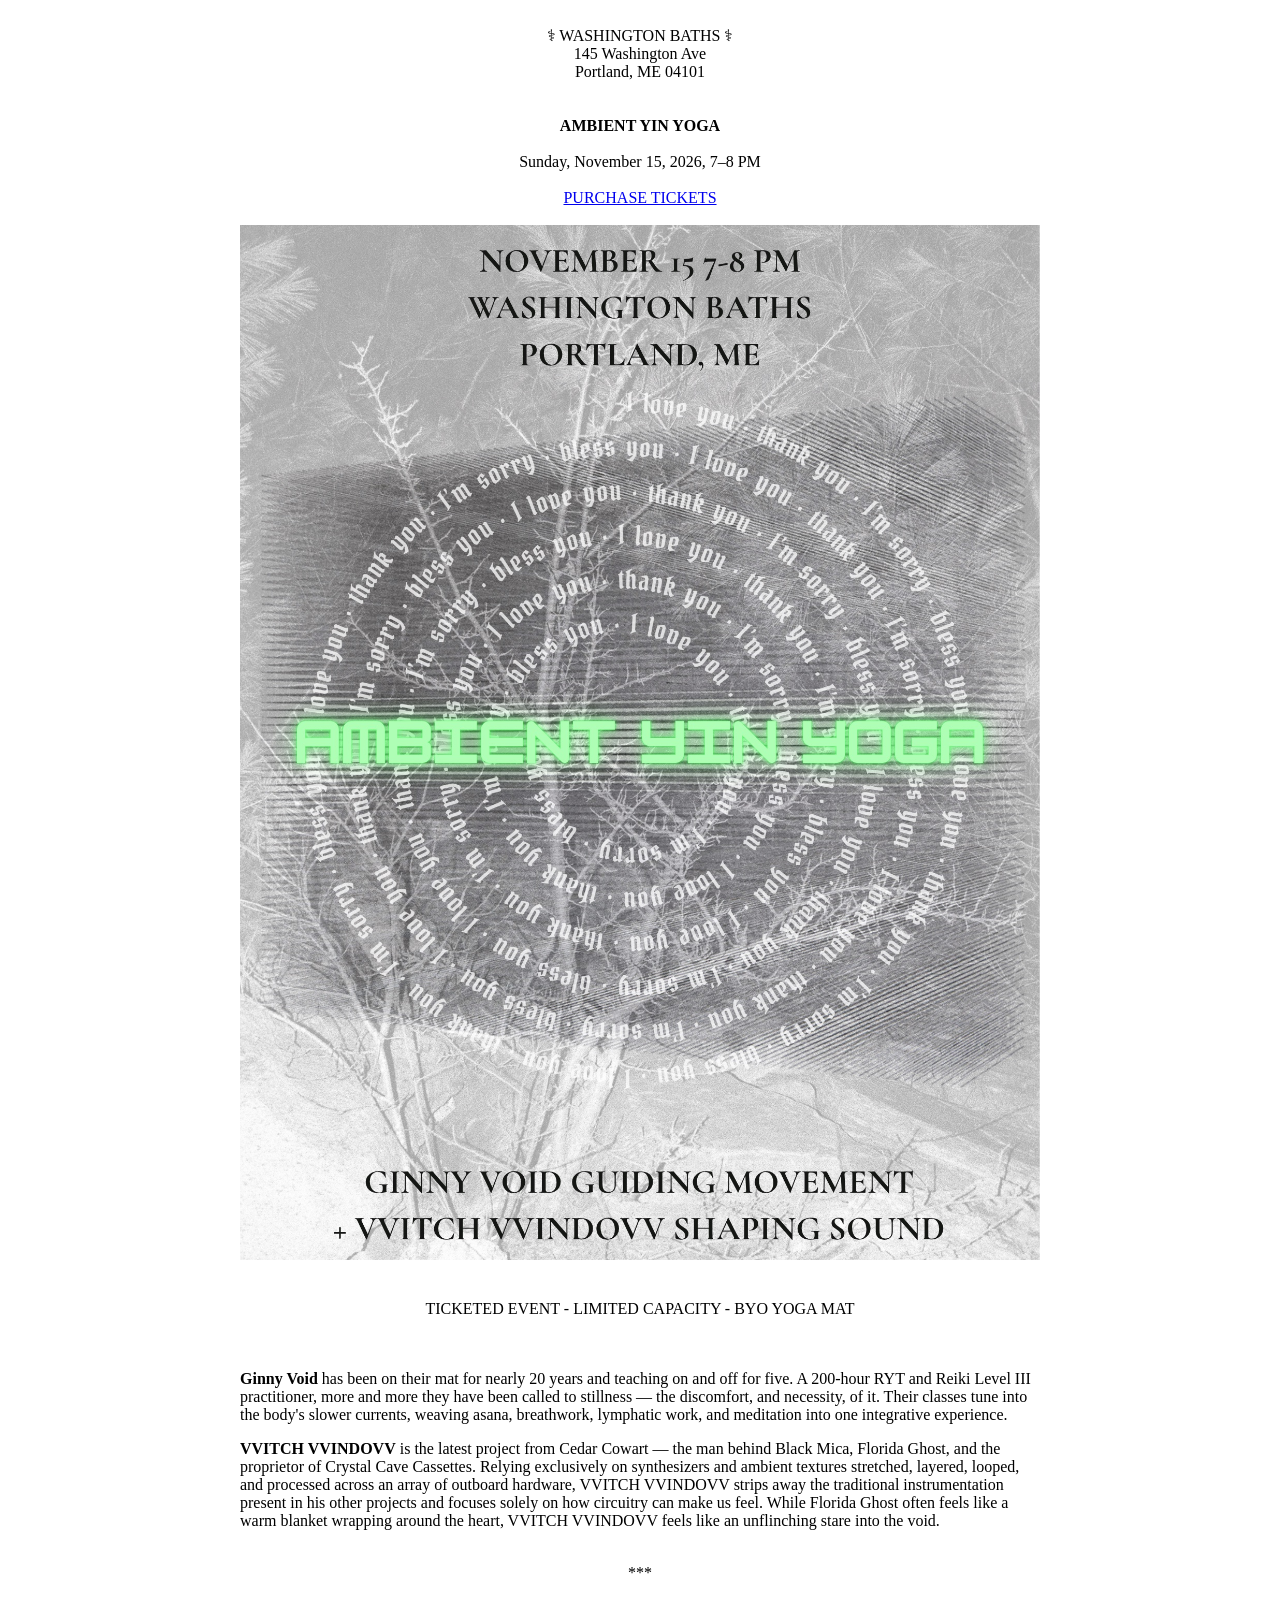
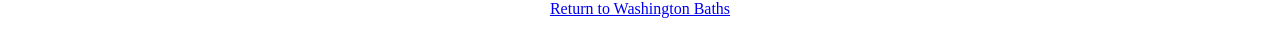
<file: events/ambient-yin-yoga-november-2026.html>
<!DOCTYPE html>
<html lang="en">
  <head>
    <meta charset="utf-8" />
    <meta name="viewport" content="width=device-width, initial-scale=1" />
    <title>Ambient Yin Yoga — Washington Baths</title>
    <link href="../app.css" rel="stylesheet" />
  </head>
  <body>
    <center>
      <br />
      ⚕ WASHINGTON BATHS ⚕<br />
      145 Washington Ave<br />
      Portland, ME 04101<br /><br /><br />

      <main>
        <b>AMBIENT YIN YOGA</b><br /><br />
        Sunday, November 15, 2026, 7–8 PM<br /><br />
        <a href="https://square.link/u/8Z0r9bTf">PURCHASE TICKETS</a><br /><br />

        <img
          src="../ambient-yin-yoga-november-2026-poster.jpg"
          alt="Ambient Yin Yoga poster: Ginny Void guiding movement and VVitch VVindow shaping sound, November 15, 7–8 PM at Washington Baths, Portland, Maine"
          width="800"
          style="max-width: 100%; height: auto"
        /><br /><br /><br />

        TICKETED EVENT - LIMITED CAPACITY - BYO YOGA MAT<br><br><br>

        <div style="max-width: 800px; text-align: left; margin: 0 auto;">
          <p><strong>Ginny Void</strong> has been on their mat for nearly 20 years and teaching on and off for five. A 200-hour RYT and Reiki Level III practitioner, more and more they have been called to stillness — the discomfort, and necessity, of it. Their classes tune into the body's slower currents, weaving asana, breathwork, lymphatic work, and meditation into one integrative experience.</p>

          <p><strong>VVITCH VVINDOVV</strong> is the latest project from Cedar Cowart — the man behind Black Mica, Florida Ghost, and the proprietor of Crystal Cave Cassettes. Relying exclusively on synthesizers and ambient textures stretched, layered, looped, and processed across an array of outboard hardware, VVITCH VVINDOVV strips away the traditional instrumentation present in his other projects and focuses solely on how circuitry can make us feel. While Florida Ghost often feels like a warm blanket wrapping around the heart, VVITCH VVINDOVV feels like an unflinching stare into the void.</p>
        </div>
      </main>

      <br />***<br /><br />
      <a href="/">Return to Washington Baths</a><br /><br />
    </center>
  </body>
</html>
</file>
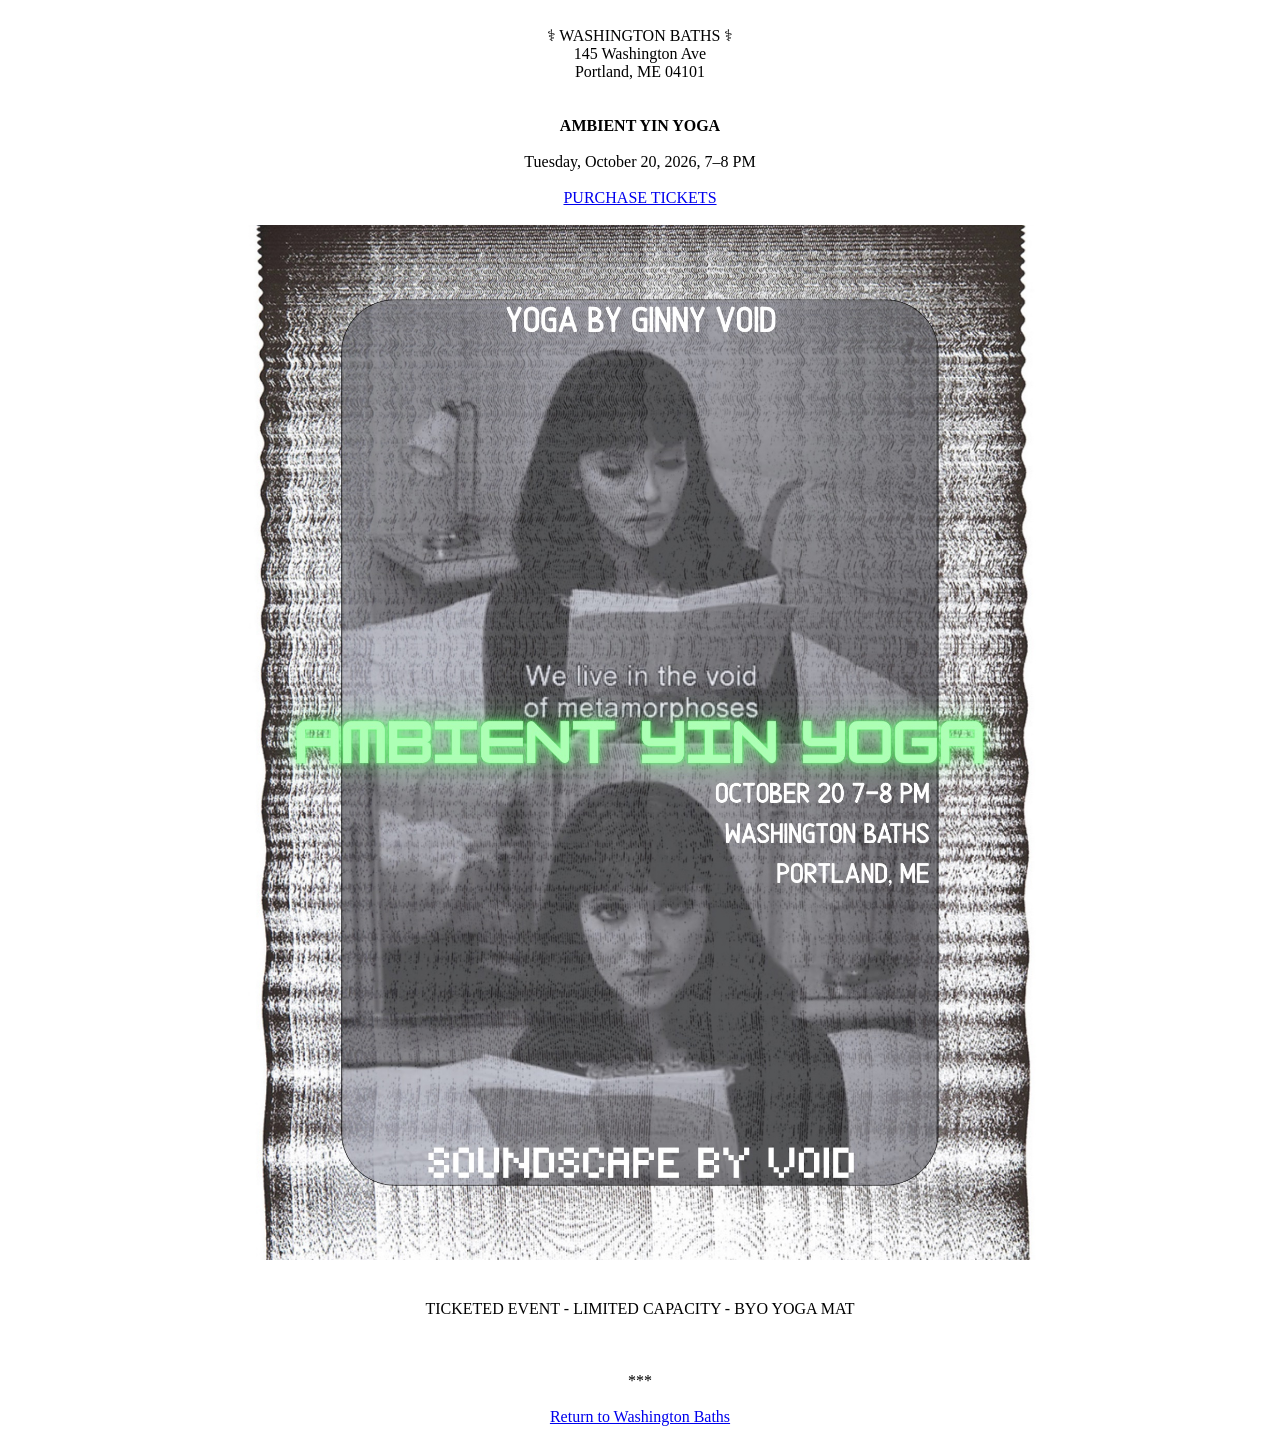
<file: events/ambient-yin-yoga-october-2026.html>
<!DOCTYPE html>
<html lang="en">
  <head>
    <meta charset="utf-8" />
    <meta name="viewport" content="width=device-width, initial-scale=1" />
    <title>Ambient Yin Yoga — Washington Baths</title>
    <link href="../app.css" rel="stylesheet" />
  </head>
  <body>
    <center>
      <br />
      ⚕ WASHINGTON BATHS ⚕<br />
      145 Washington Ave<br />
      Portland, ME 04101<br /><br /><br />

      <main>
        <b>AMBIENT YIN YOGA</b><br /><br />
        Tuesday, October 20, 2026, 7–8 PM<br /><br />
        <a href="https://square.link/u/tbkAxD26">PURCHASE TICKETS</a><br /><br />

        <img
          src="../ambient-yin-yoga-october-2026-poster.jpg"
          alt="Ambient Yin Yoga poster: yoga by Ginny Void and soundscape by Void, October 20, 7–8 PM at Washington Baths, Portland, Maine"
          width="800"
          style="max-width: 100%; height: auto"
        /><br /><br /><br />

        TICKETED EVENT - LIMITED CAPACITY - BYO YOGA MAT<br><br><br>

      </main>

      <br />***<br /><br />
      <a href="/">Return to Washington Baths</a><br /><br />
    </center>
  </body>
</html>
</file>
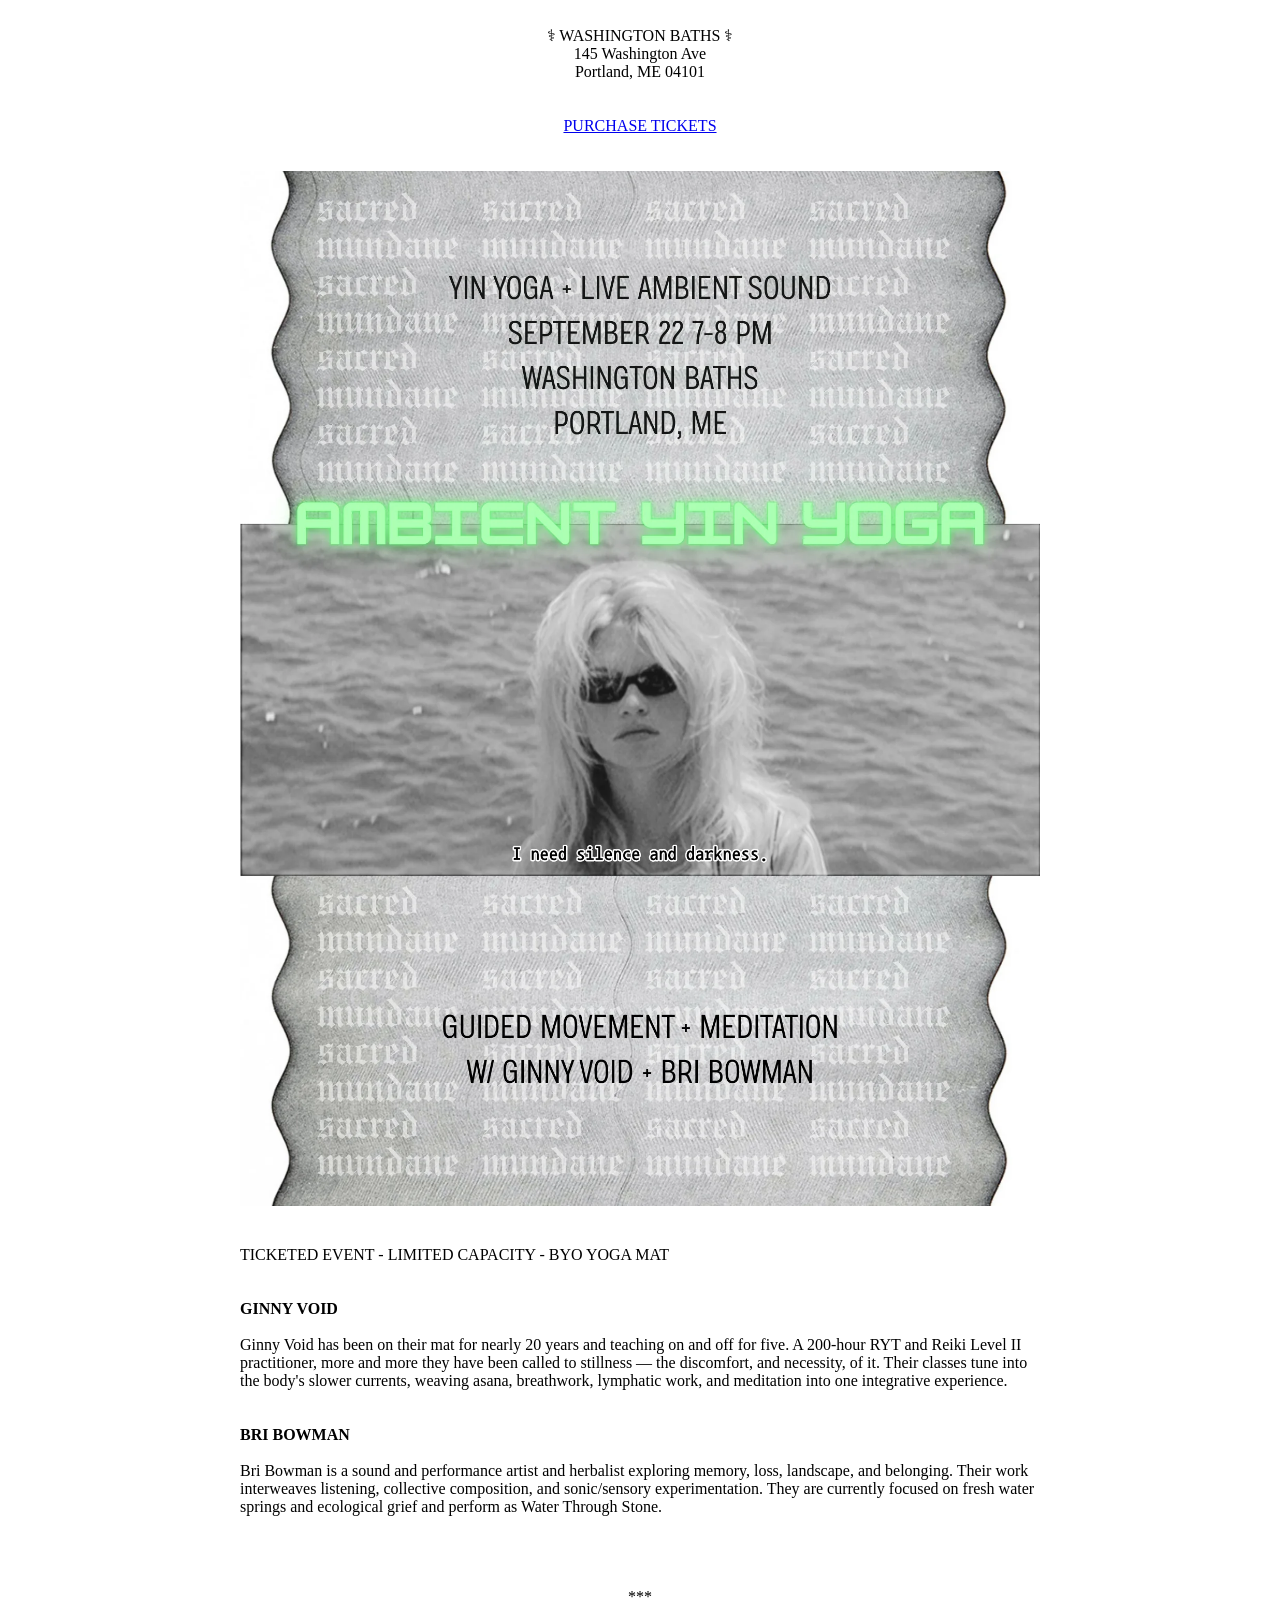
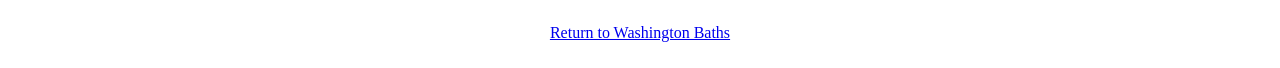
<file: events/ambient-yin-yoga.html>
<!DOCTYPE html>
<html lang="en">
  <head>
    <meta charset="utf-8" />
    <meta name="viewport" content="width=device-width, initial-scale=1" />
    <title>Ambient Yin Yoga — Washington Baths</title>
    <link href="../app.css" rel="stylesheet" />
  </head>
  <body>
    <center>
      <br />
      ⚕ WASHINGTON BATHS ⚕<br />
      145 Washington Ave<br />
      Portland, ME 04101<br /><br /><br />

        <a href="https://square.link/u/tYrAxd13">PURCHASE TICKETS</a>

        <br /><br /><br />

      <main>

        <img
          src="../wb-ambient-yin-yoga.webp"
          alt="Ambient Yin Yoga event artwork"
          width="800"
          style="max-width: 100%; height: auto"
        /><br /><br /><br />

        <div style="max-width: 800px; text-align: left; margin: 0 auto;">
TICKETED EVENT - LIMITED CAPACITY - BYO YOGA MAT<br><br><br>
          
  <b>GINNY VOID</b><br><br>
  Ginny Void has been on their mat for nearly 20 years and teaching on and off for five.
  A 200-hour RYT and Reiki Level II practitioner, more and more they have been called to
  stillness — the discomfort, and necessity, of it. Their classes tune into the body's slower
  currents, weaving asana, breathwork, lymphatic work, and meditation into one integrative
  experience.
  <br><br><br>

  <b>BRI BOWMAN</b><br><br>
  Bri Bowman is a sound and performance artist and herbalist exploring memory, loss,
  landscape, and belonging. Their work interweaves listening, collective composition,
  and sonic/sensory experimentation. They are currently focused on fresh water springs
  and ecological grief and perform as Water Through Stone.
</div>

<br><br><br>

      </main>

      <br />***<br /><br />
      <a href="/">Return to Washington Baths</a><br /><br />
    </center>
  </body>
</html>
</file>
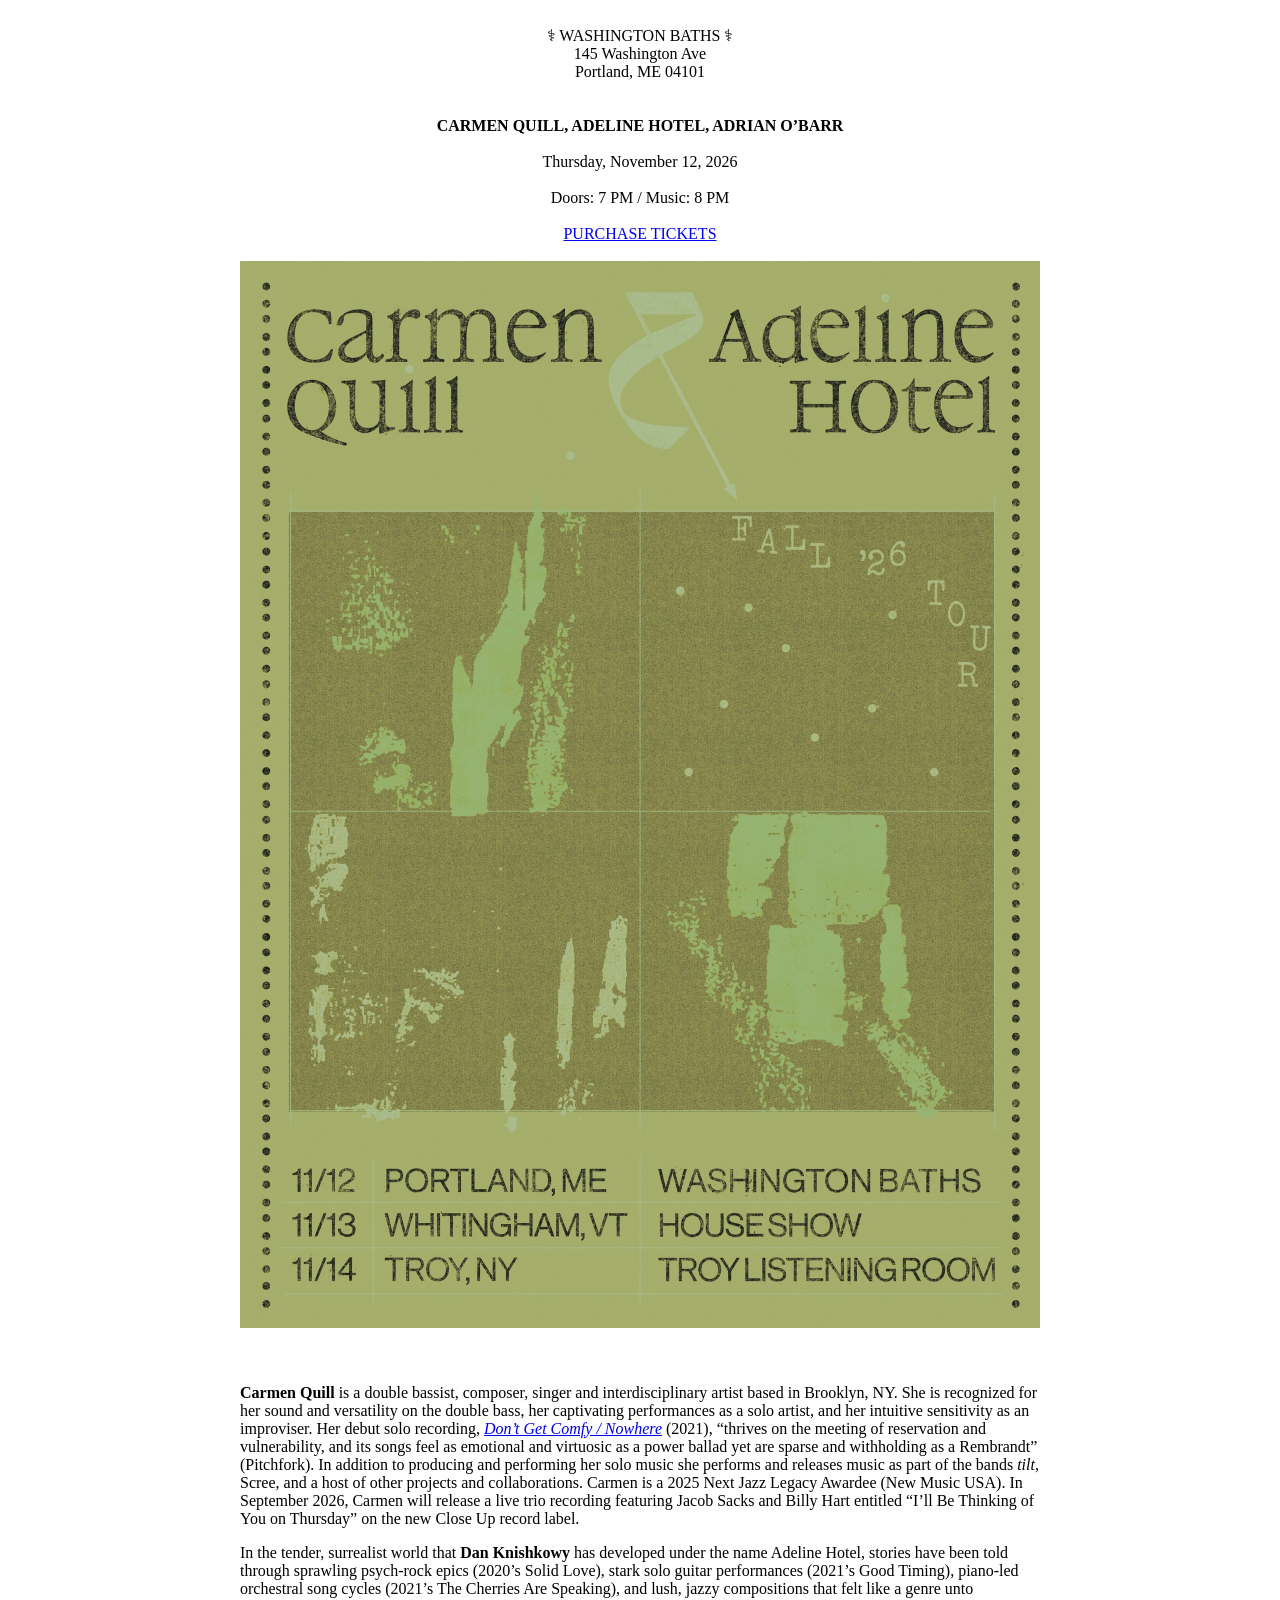
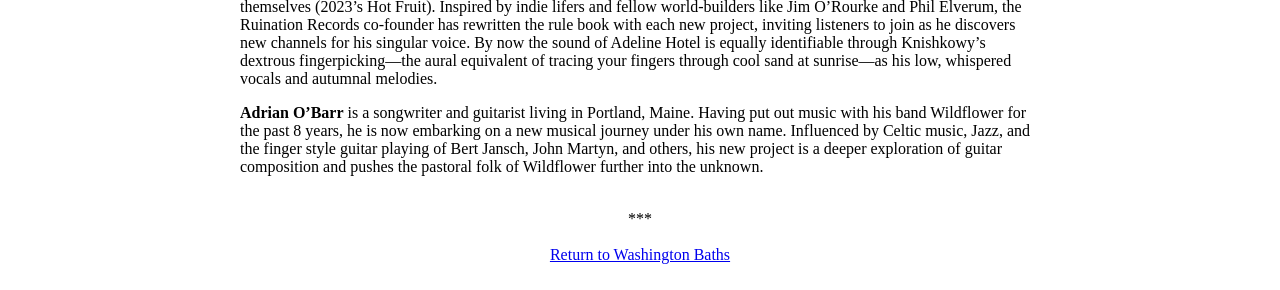
<file: events/carmen-quill-adeline-hotel-november-2026.html>
<!DOCTYPE html>
<html lang="en">
  <head>
    <meta charset="utf-8" />
    <meta name="viewport" content="width=device-width, initial-scale=1" />
    <title>Carmen Quill, Adeline Hotel, Adrian O’Barr — Washington Baths</title>
    <link href="../app.css" rel="stylesheet" />
  </head>
  <body>
    <center>
      <br />
      ⚕ WASHINGTON BATHS ⚕<br />
      145 Washington Ave<br />
      Portland, ME 04101<br /><br /><br />

      <main>
        <b>CARMEN QUILL, ADELINE HOTEL, ADRIAN O’BARR</b><br /><br />
        Thursday, November 12, 2026<br /><br />

        Doors: 7 PM / Music: 8 PM<br /><br />
        <a href="https://square.link/u/25JQXskj">PURCHASE TICKETS</a><br /><br />

        <img
          src="../carmen-quill-adeline-hotel-november-2026-poster.jpg"
          alt="Carmen Quill and Adeline Hotel Fall 2026 tour poster, including November 12 at Washington Baths in Portland, Maine"
          width="800"
          style="max-width: 100%; height: auto"
        /><br /><br /><br />

        <div style="max-width: 800px; text-align: left; margin: 0 auto;">
          <p><strong>Carmen Quill</strong> is a double bassist, composer, singer and interdisciplinary artist based in Brooklyn, NY. She is recognized for her sound and versatility on the double bass, her captivating performances as a solo artist, and her intuitive sensitivity as an improviser. Her debut solo recording, <a href="https://carmenqrothwell.bandcamp.com/album/dont-get-comfy-nowhere"><em>Don’t Get Comfy / Nowhere</em></a> (2021), “thrives on the meeting of reservation and vulnerability, and its songs feel as emotional and virtuosic as a power ballad yet are sparse and withholding as a Rembrandt” (Pitchfork). In addition to producing and performing her solo music she performs and releases music as part of the bands <em>tilt</em>, Scree, and a host of other projects and collaborations. Carmen is a 2025 Next Jazz Legacy Awardee (New Music USA). In September 2026, Carmen will release a live trio recording featuring Jacob Sacks and Billy Hart entitled “I’ll Be Thinking of You on Thursday” on the new Close Up record label.</p>

          <p>In the tender, surrealist world that <strong>Dan Knishkowy</strong> has developed under the name Adeline Hotel, stories have been told through sprawling psych-rock epics (2020’s Solid Love), stark solo guitar performances (2021’s Good Timing), piano-led orchestral song cycles (2021’s The Cherries Are Speaking), and lush, jazzy compositions that felt like a genre unto themselves (2023’s Hot Fruit). Inspired by indie lifers and fellow world-builders like Jim O’Rourke and Phil Elverum, the Ruination Records co-founder has rewritten the rule book with each new project, inviting listeners to join as he discovers new channels for his singular voice. By now the sound of Adeline Hotel is equally identifiable through Knishkowy’s dextrous fingerpicking—the aural equivalent of tracing your fingers through cool sand at sunrise—as his low, whispered vocals and autumnal melodies.</p>

          <p><strong>Adrian O’Barr</strong> is a songwriter and guitarist living in Portland, Maine. Having put out music with his band Wildflower for the past 8 years, he is now embarking on a new musical journey under his own name. Influenced by Celtic music, Jazz, and the finger style guitar playing of Bert Jansch, John Martyn, and others, his new project is a deeper exploration of guitar composition and pushes the pastoral folk of Wildflower further into the unknown.</p>
        </div>
      </main>

      <br />***<br /><br />
      <a href="/">Return to Washington Baths</a><br /><br />
    </center>
  </body>
</html>
</file>
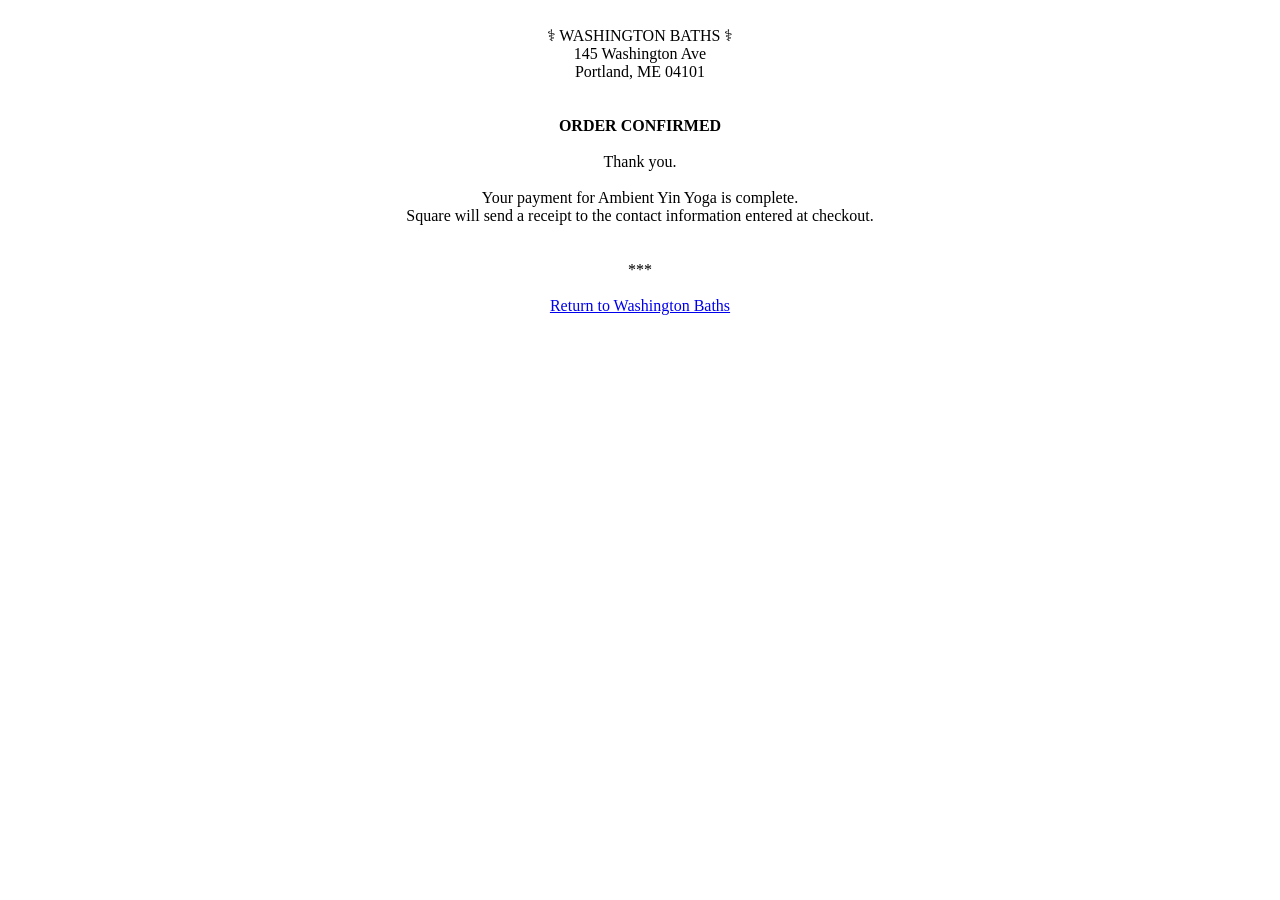
<file: events/confirmed.html>
<!DOCTYPE html>
<html lang="en">
  <head>
    <meta charset="utf-8" />
    <meta name="viewport" content="width=device-width, initial-scale=1" />
    <title>Washington Baths — Order Confirmed</title>
    <link href="../app.css" rel="stylesheet" />
  </head>
  <body>
    <center>
      <br />
      ⚕ WASHINGTON BATHS ⚕<br />
      145 Washington Ave<br />
      Portland, ME 04101<br /><br /><br />

      <main>
        <b>ORDER CONFIRMED</b><br /><br />
        Thank you.<br /><br />
        Your payment for Ambient Yin Yoga is complete.<br />
        Square will send a receipt to the contact information entered at checkout.
      </main>

      <br /><br />***<br /><br />
      <a href="/">Return to Washington Baths</a><br /><br />
    </center>
  </body>
</html>
</file>
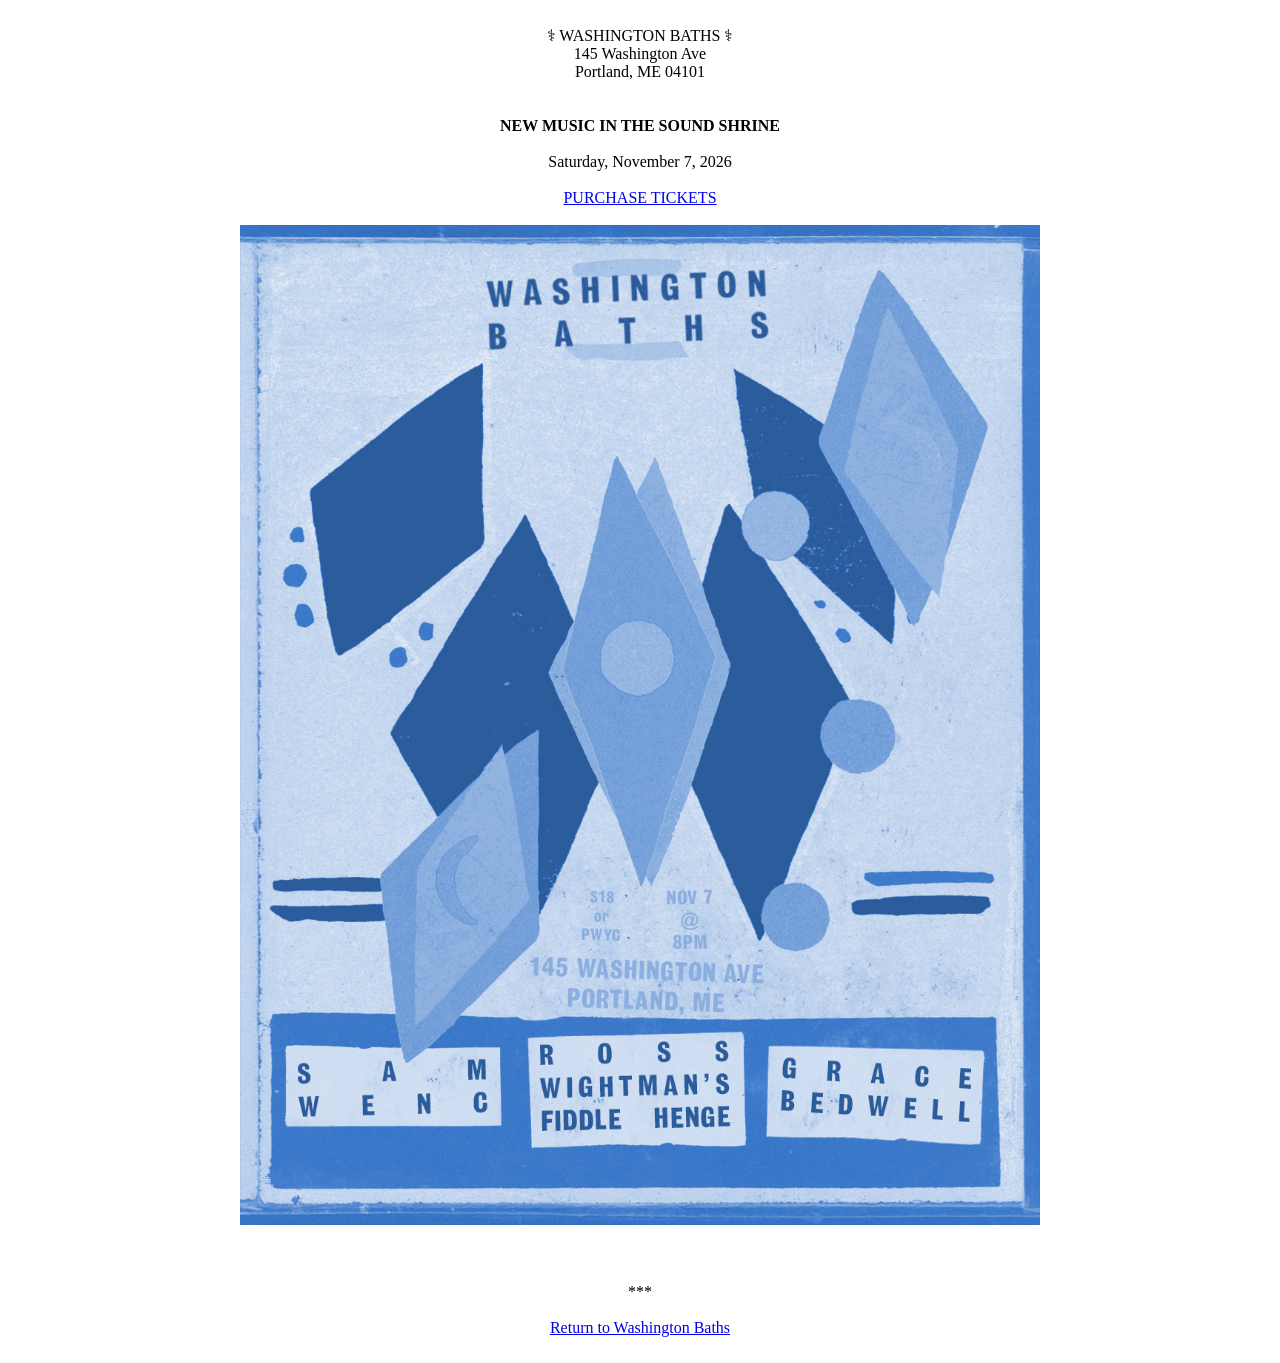
<file: events/new-music-november-2026.html>
<!DOCTYPE html>
<html lang="en">
  <head>
    <meta charset="utf-8" />
    <meta name="viewport" content="width=device-width, initial-scale=1" />
    <title>New Music in the Sound Shrine — Washington Baths</title>
    <link href="../app.css" rel="stylesheet" />
  </head>
  <body>
    <center>
      <br />
      ⚕ WASHINGTON BATHS ⚕<br />
      145 Washington Ave<br />
      Portland, ME 04101<br /><br /><br />

      <main>
        <b>NEW MUSIC IN THE SOUND SHRINE</b><br /><br />
        Saturday, November 7, 2026<br /><br />

        <a href="https://square.link/u/a0ZbyIAv">PURCHASE TICKETS</a><br /><br />

        <img
          src="../new-music-november-2026-poster.jpg"
          alt="November 7 concert poster featuring Sam Wenc, Ross Wightman’s Fiddle Henge, and Grace Bedwell at Washington Baths."
          width="800"
          style="max-width: 100%; height: auto"
        /><br /><br /><br />

      </main>

      <br />***<br /><br />
      <a href="/">Return to Washington Baths</a><br /><br />
    </center>
  </body>
</html>
</file>
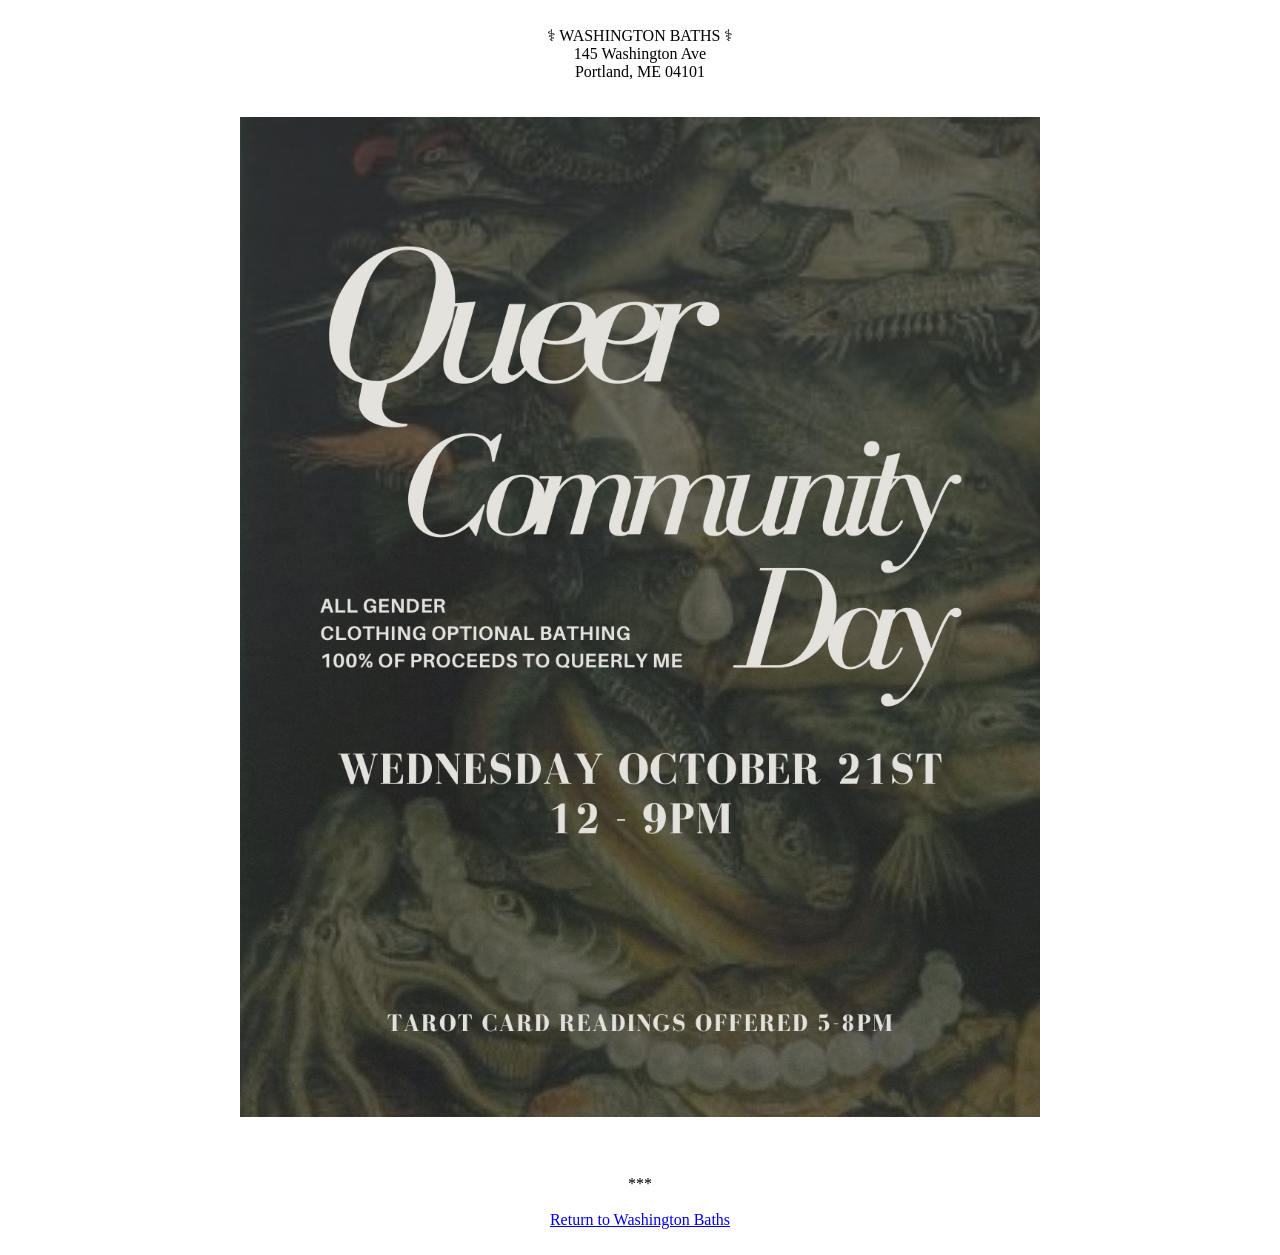
<file: events/queer-community-day-october-2026.html>
<!DOCTYPE html>
<html lang="en">
  <head>
    <meta charset="utf-8" />
    <meta name="viewport" content="width=device-width, initial-scale=1" />
    <title>Queer Community Day — Washington Baths</title>
    <link href="../app.css" rel="stylesheet" />
  </head>
  <body>
    <center>
      <br />
      ⚕ WASHINGTON BATHS ⚕<br />
      145 Washington Ave<br />
      Portland, ME 04101<br /><br /><br />

      <main>
        <img
          src="../queer-community-day-october-2026-poster.jpg"
          alt="Queer Community Day poster: Wednesday, October 21, 12–9 PM. All gender, clothing optional bathing. 100% of proceeds to Queerly ME. Tarot card readings offered 5–8 PM."
          width="800"
          style="max-width: 100%; height: auto"
        /><br /><br /><br />

      </main>

      <br />***<br /><br />
      <a href="/">Return to Washington Baths</a><br /><br />
    </center>
  </body>
</html>
</file>
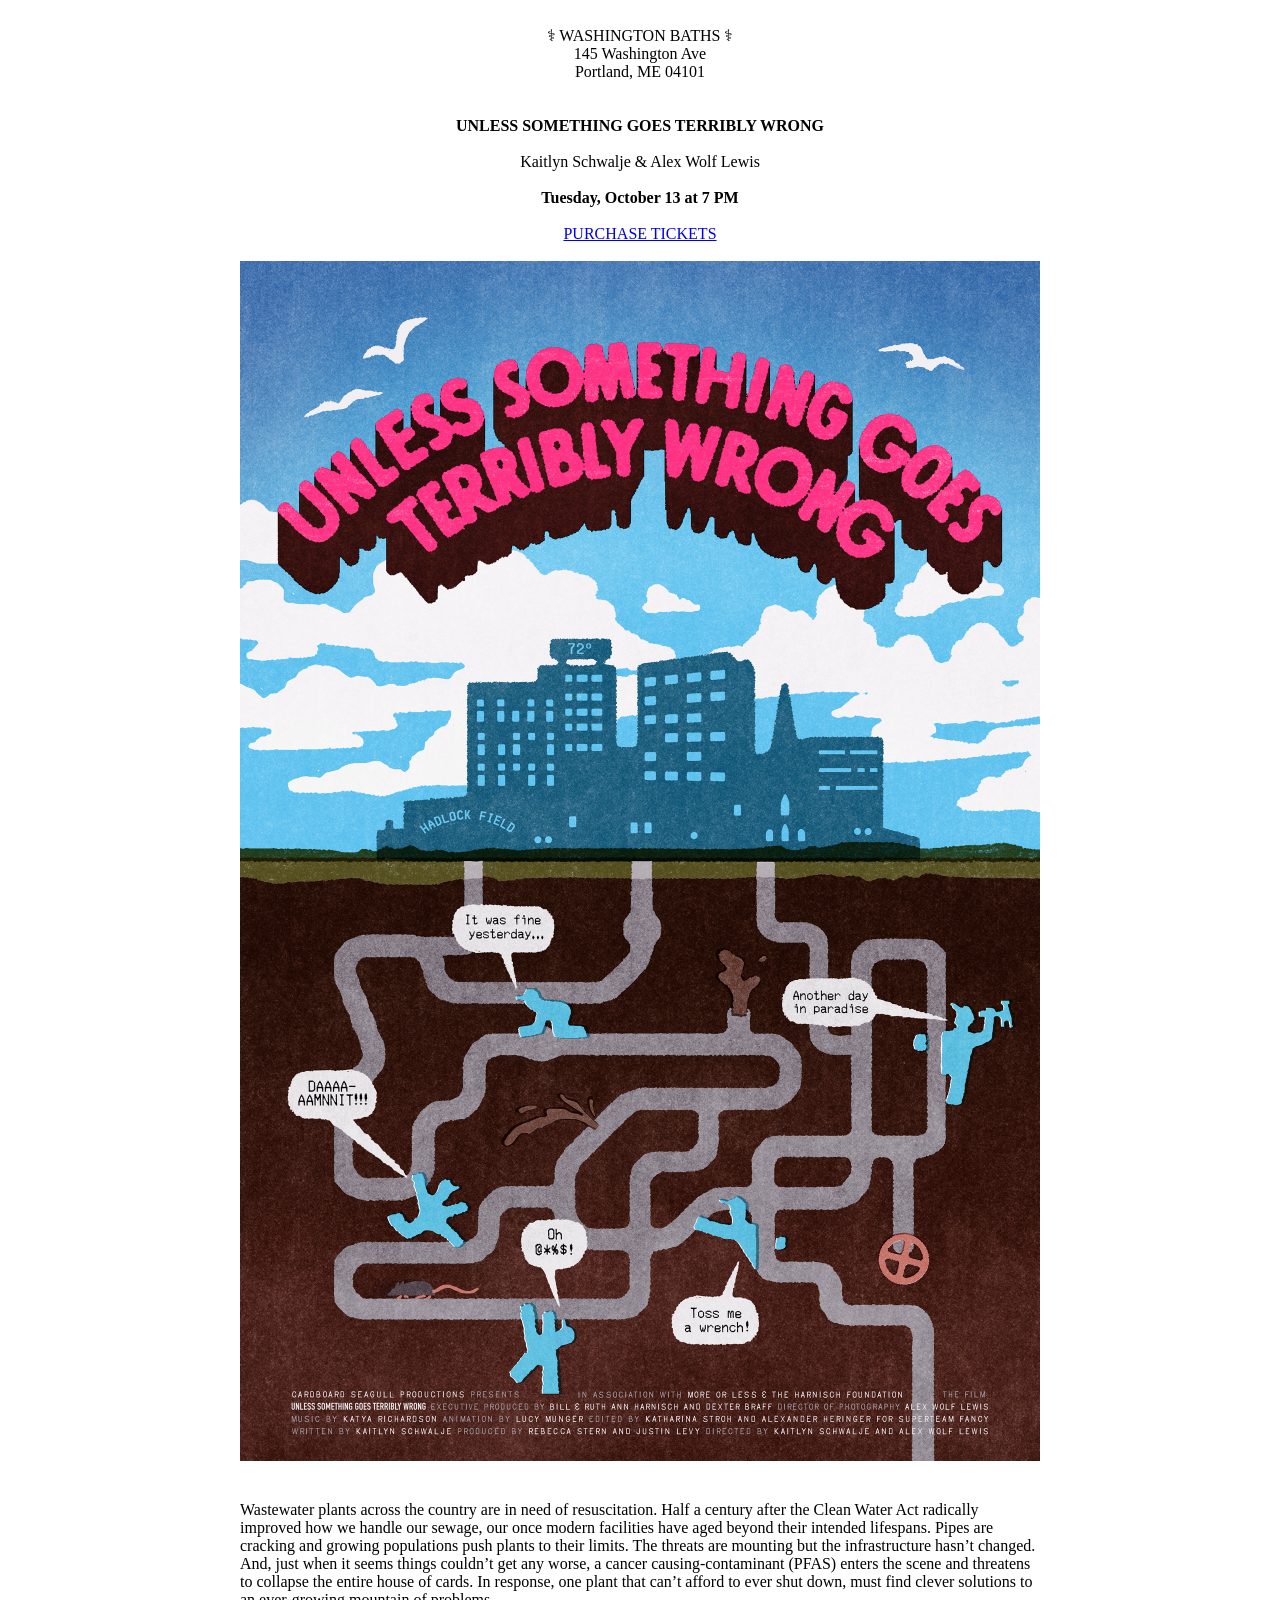
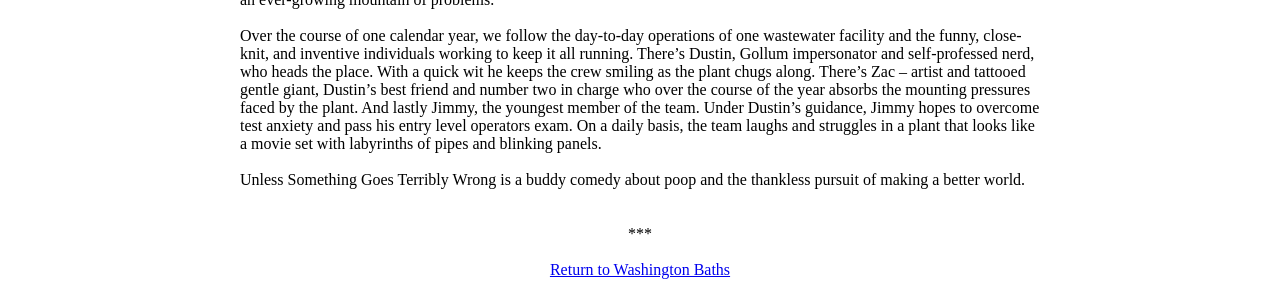
<file: events/unless-screening.html>
<!DOCTYPE html>
<html lang="en">
  <head>
    <meta charset="utf-8" />
    <meta name="viewport" content="width=device-width, initial-scale=1" />
    <title>Unless Something Goes Terribly Wrong Screening — Washington Baths</title>
    <link href="../app.css" rel="stylesheet" />
  </head>
  <body>
    <center>
      <br />
      ⚕ WASHINGTON BATHS ⚕<br />
      145 Washington Ave<br />
      Portland, ME 04101<br /><br /><br />

      <main>
        <b>UNLESS SOMETHING GOES TERRIBLY WRONG</b><br /><br />
        Kaitlyn Schwalje & Alex Wolf Lewis<br><br>
        <b>Tuesday, October 13 at 7 PM</b><br /><br />
        <a href="https://square.link/u/mu7L15Qf">PURCHASE TICKETS</a><br><br>

        <img
          src="../unless-something-goes-terribly-wrong-poster.jpg"
          alt="Unless Something Goes Terribly Wrong film poster"
          width="800"
          style="max-width: 100%; height: auto"
        /><br /><br /><br />

        <div style="max-width: 800px; text-align: left; margin: 0 auto;">
          
        Wastewater plants across the country are in need of resuscitation. Half a century after the Clean Water Act radically improved how we handle our sewage, our once modern facilities have aged beyond their intended lifespans. Pipes are cracking and growing populations push plants to their limits. The threats are mounting but the infrastructure hasn’t changed. And, just when it seems things couldn’t get any worse, a cancer causing-contaminant (PFAS) enters the scene and threatens to collapse the entire house of cards. In response, one plant that can’t afford to ever shut down, must find clever solutions to an ever-growing mountain of problems.<br><br> 
        Over the course of one calendar year, we follow the day-to-day operations of one wastewater facility and the funny, close-knit, and inventive individuals working to keep it all running. There’s Dustin, Gollum impersonator and self-professed nerd, who heads the place. With a quick wit he keeps the crew smiling as the plant chugs along. There’s Zac – artist and tattooed gentle giant, Dustin’s best friend and number two in charge who over the course of the year absorbs the mounting pressures faced by the plant. And lastly Jimmy, the youngest member of the team. Under Dustin’s guidance, Jimmy hopes to overcome test anxiety and pass his entry level operators exam. On a daily basis, the team laughs and struggles in a plant that looks like a movie set with labyrinths of pipes and blinking panels.<br><br> 
        Unless Something Goes Terribly Wrong is a buddy comedy about poop and the thankless pursuit of making a better world.<br><br>

      </main>

      <br />***<br /><br />
      <a href="/">Return to Washington Baths</a><br /><br />
    </center>
  </body>
</html>
</file>
<file: app.css>
* {
  box-sizing: border-box;
}

body.homepage {
  box-sizing: content-box;
  max-width: 800px;
  margin: 8px auto;
  padding: 0 16px;
}

.homepage img {
  max-width: 100%;
  height: auto;
}

.homepage iframe {
  max-width: 100%;
}

.gift-cards {
  margin: 1rem 0;
}

.gift-cards div {
  margin: 0.5rem 0;
}

#custom-amount-area, #payment-button-area {
  display: none;
}

#custom-amount {
  cursor: text;
}

#payment-button-area .pay-button {
  text-decoration: none;
  color: black;
  border: 1px solid black;
  border-radius: 4px;
  padding: 2px 4px;
  cursor: pointer;
}
#payment-button-area .pay-button:hover {
  text-decoration: none;
  background-color:#cde;
}
#payment-button-area .pay-button:active {
  text-decoration: none;
  background-color:#abc;
}
</file>
